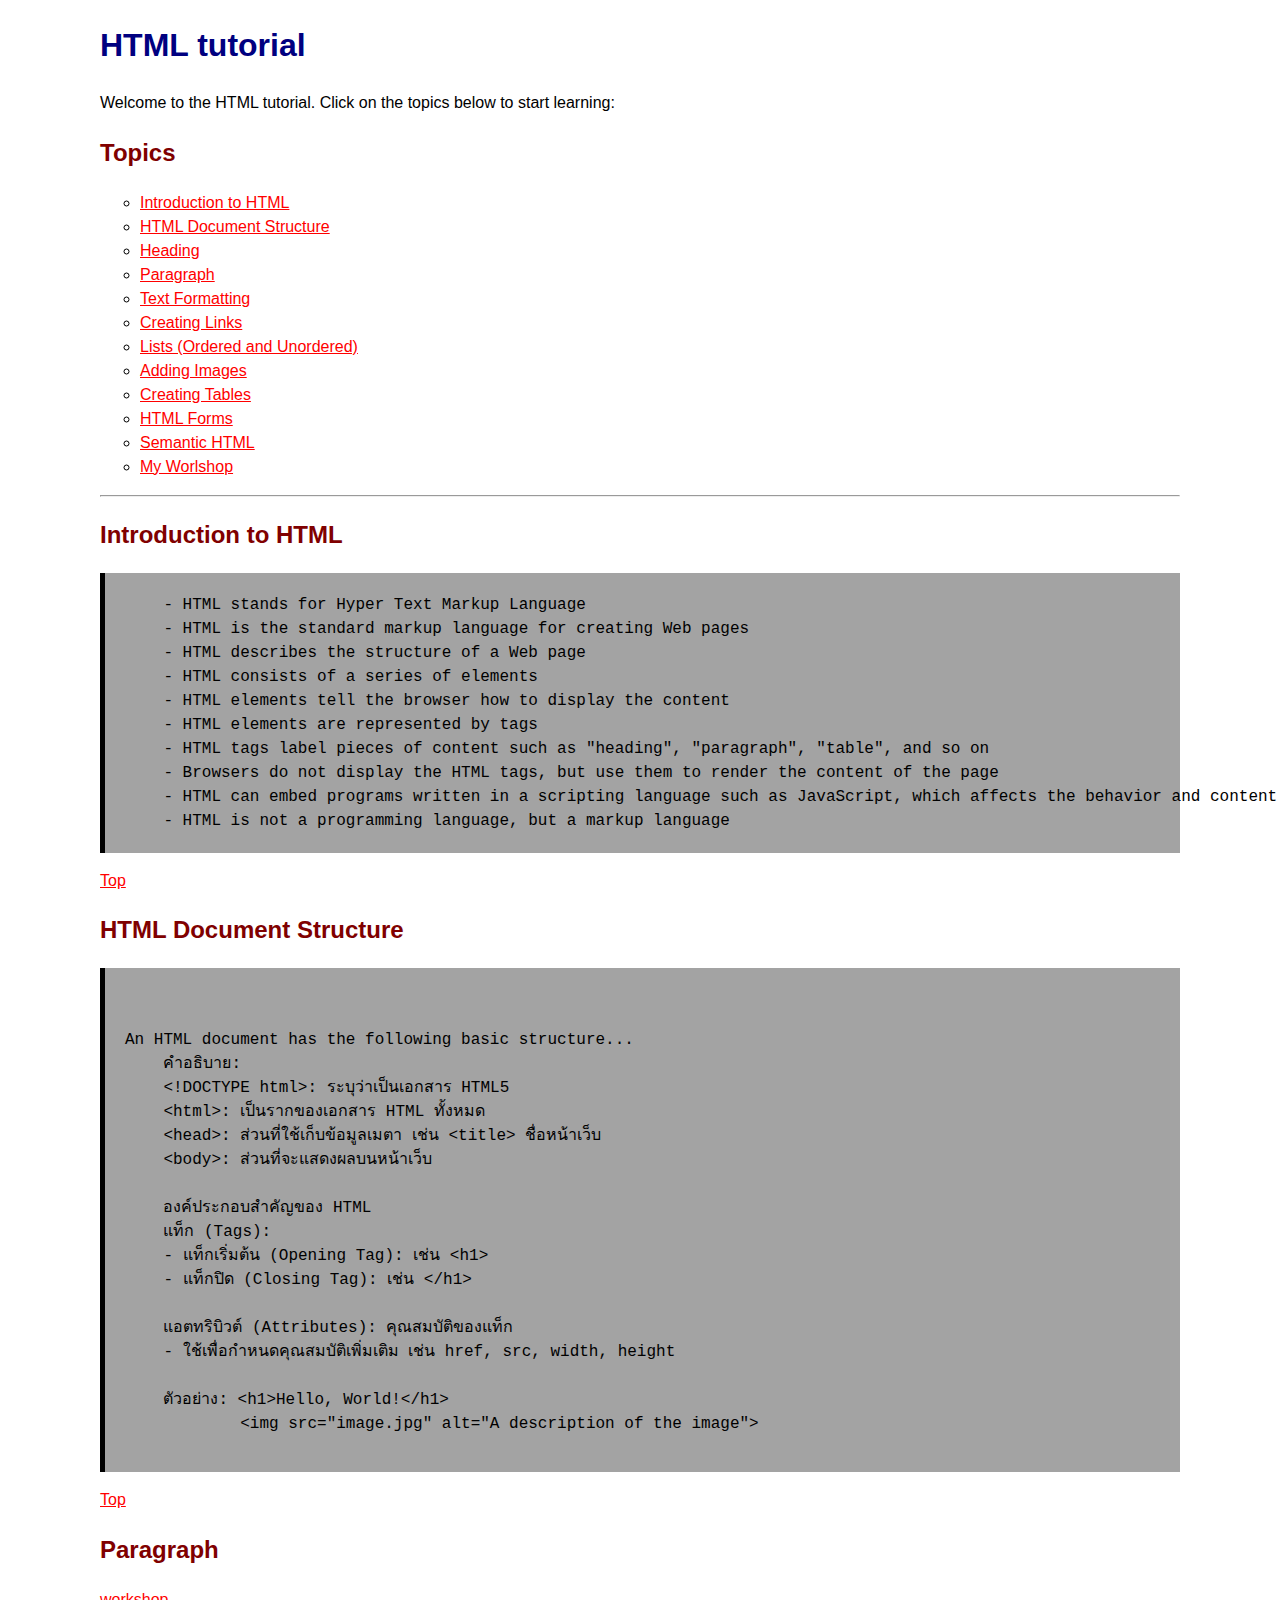
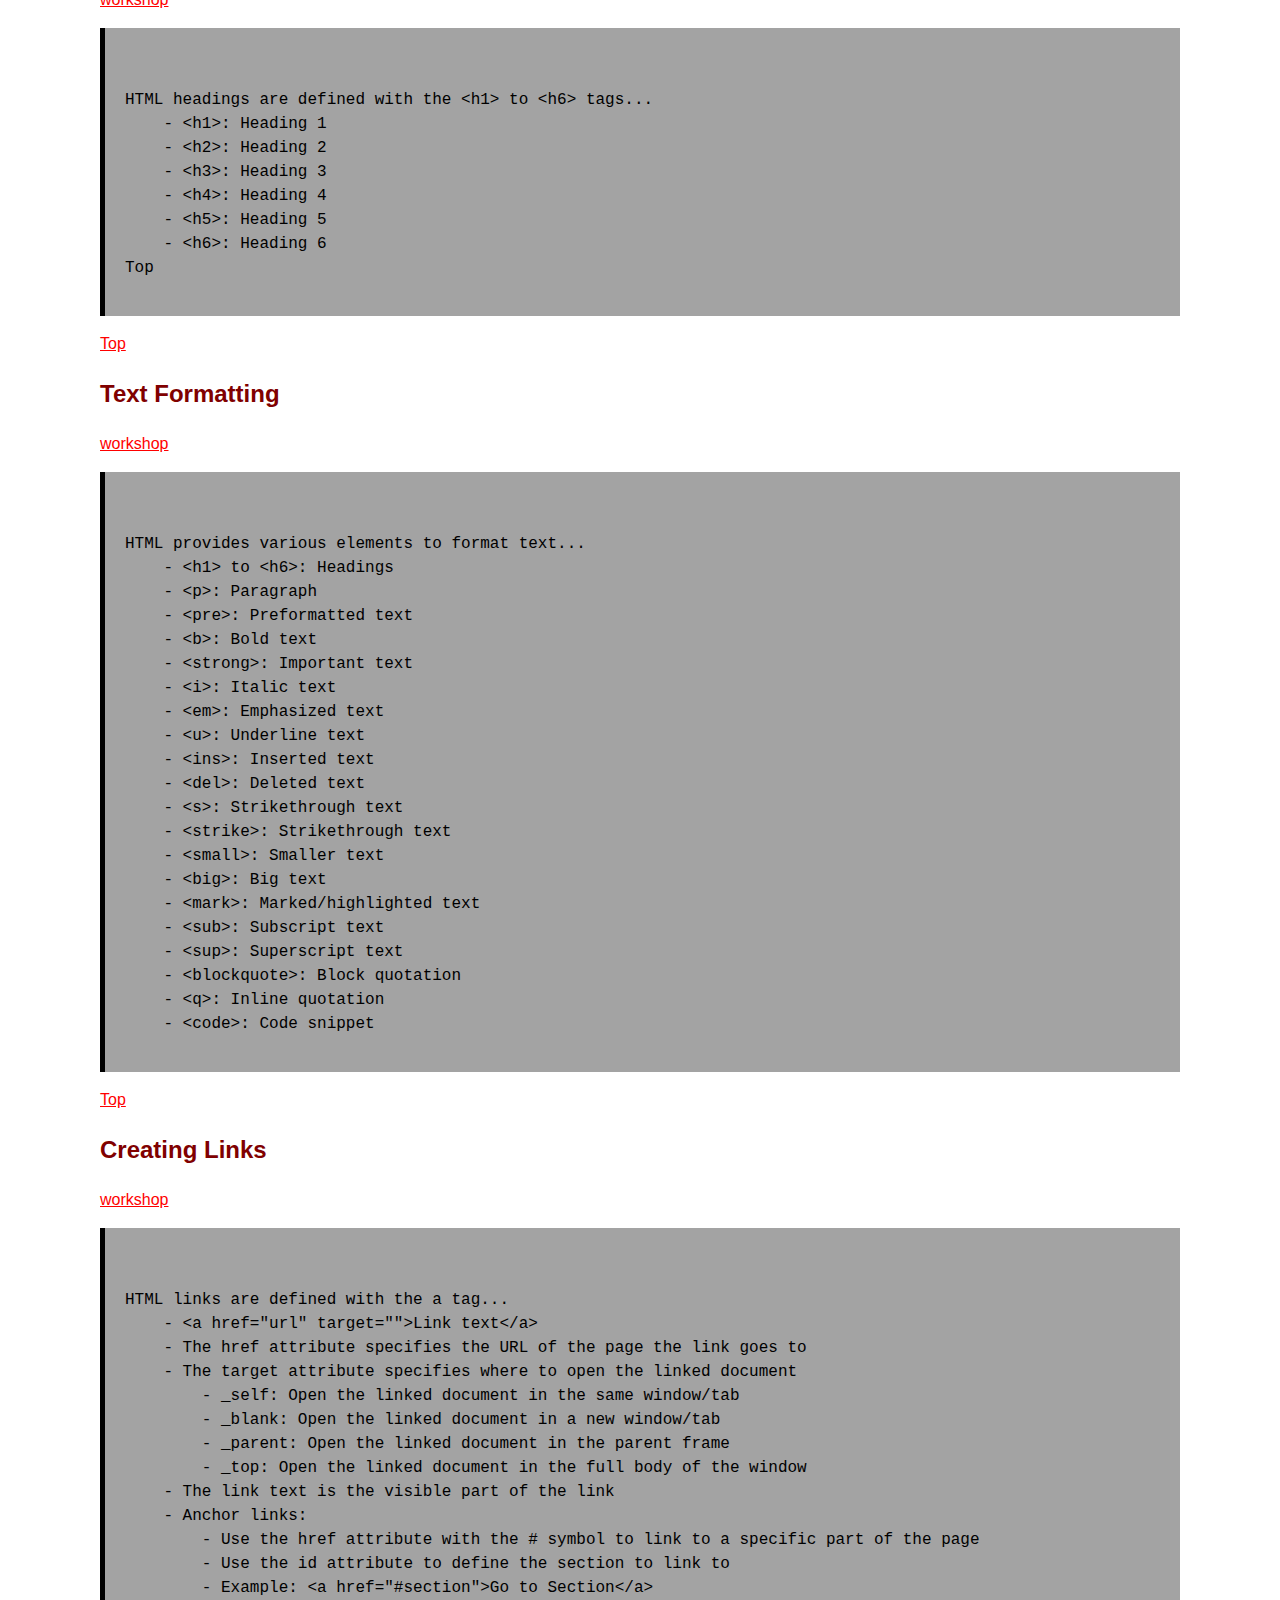
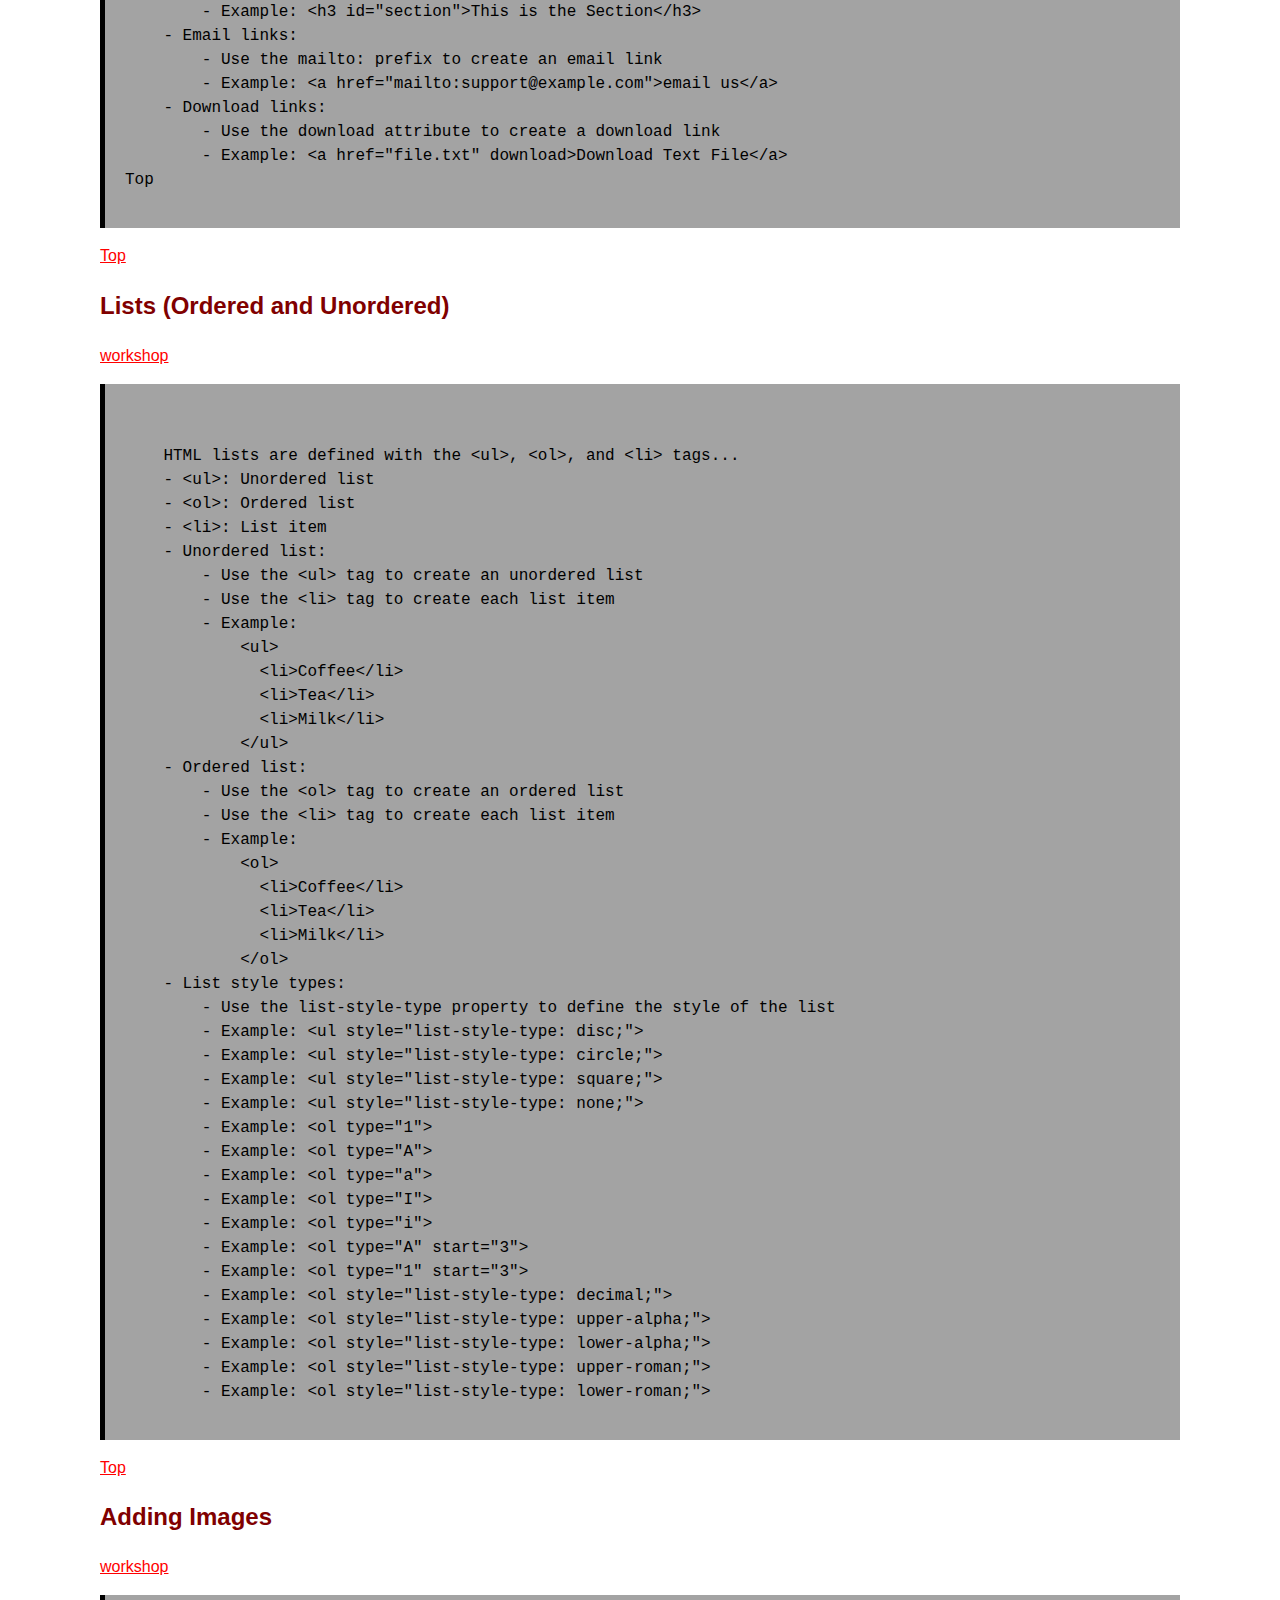
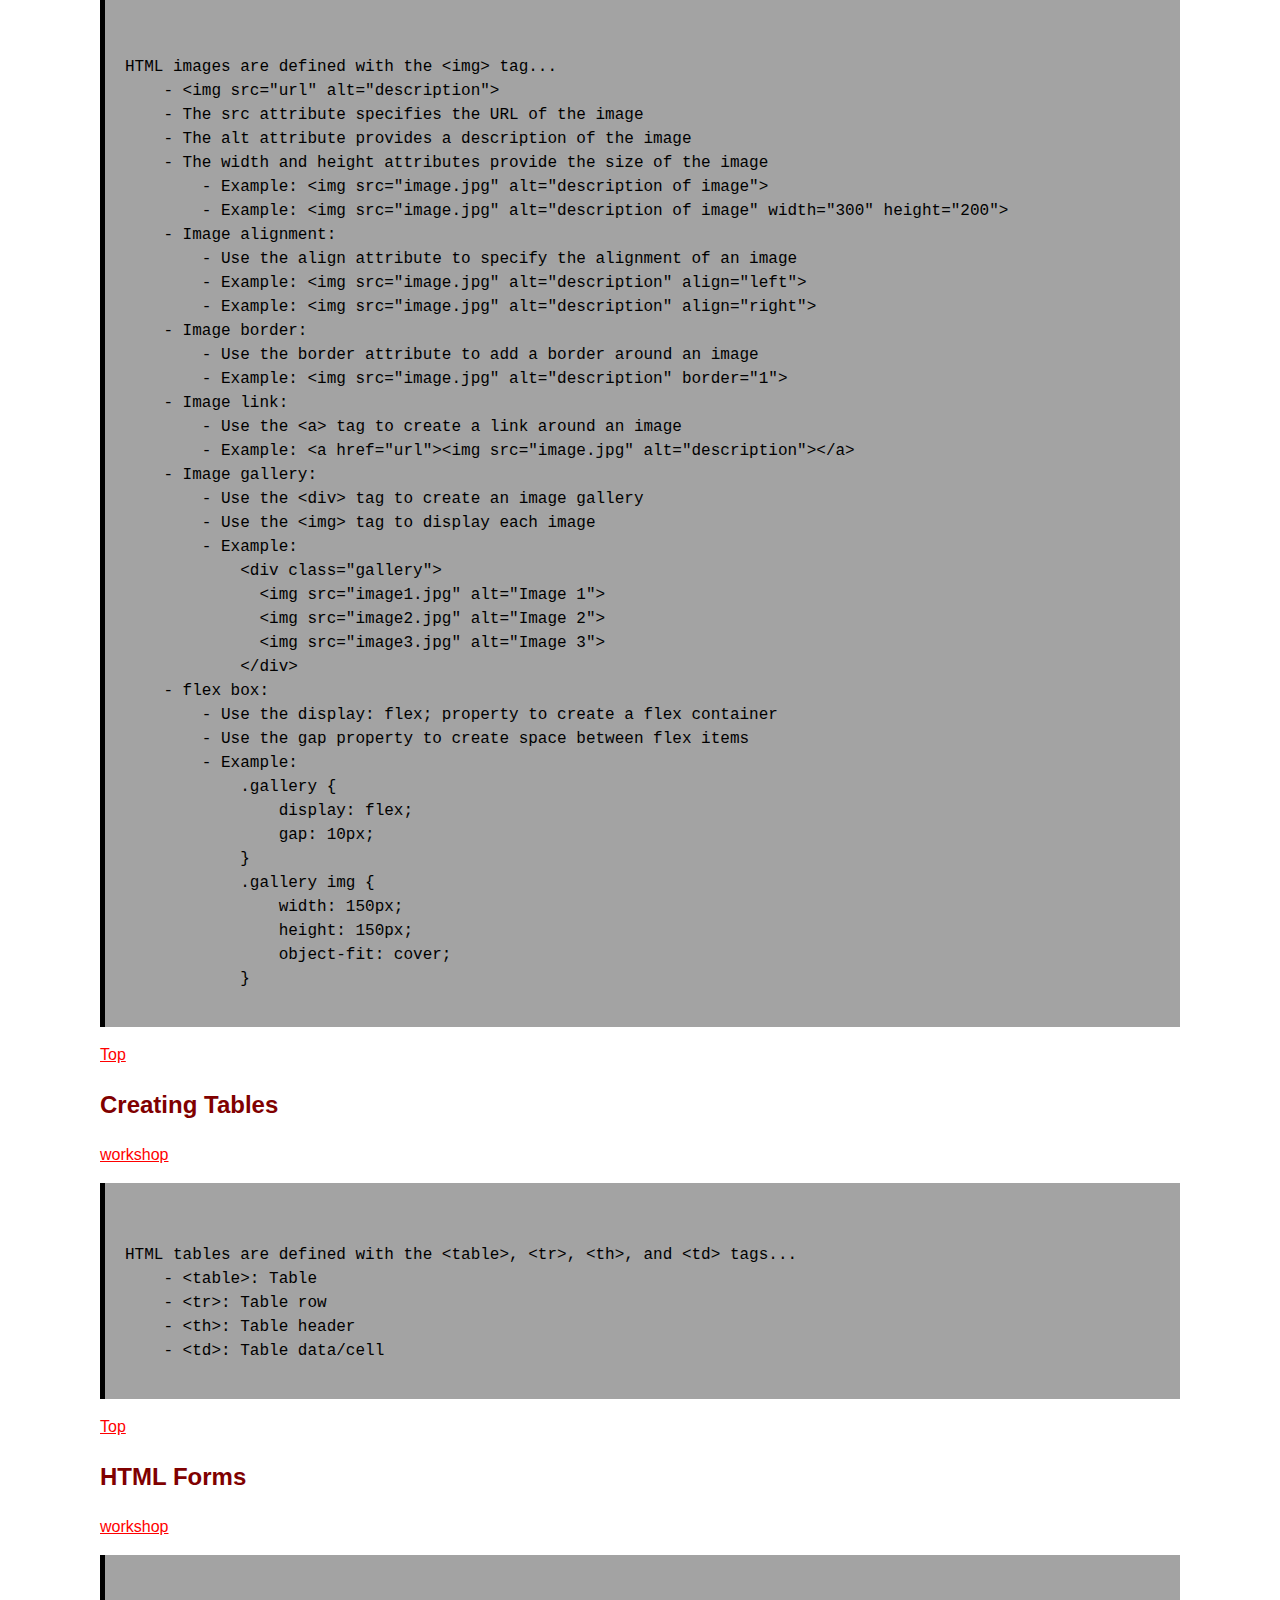
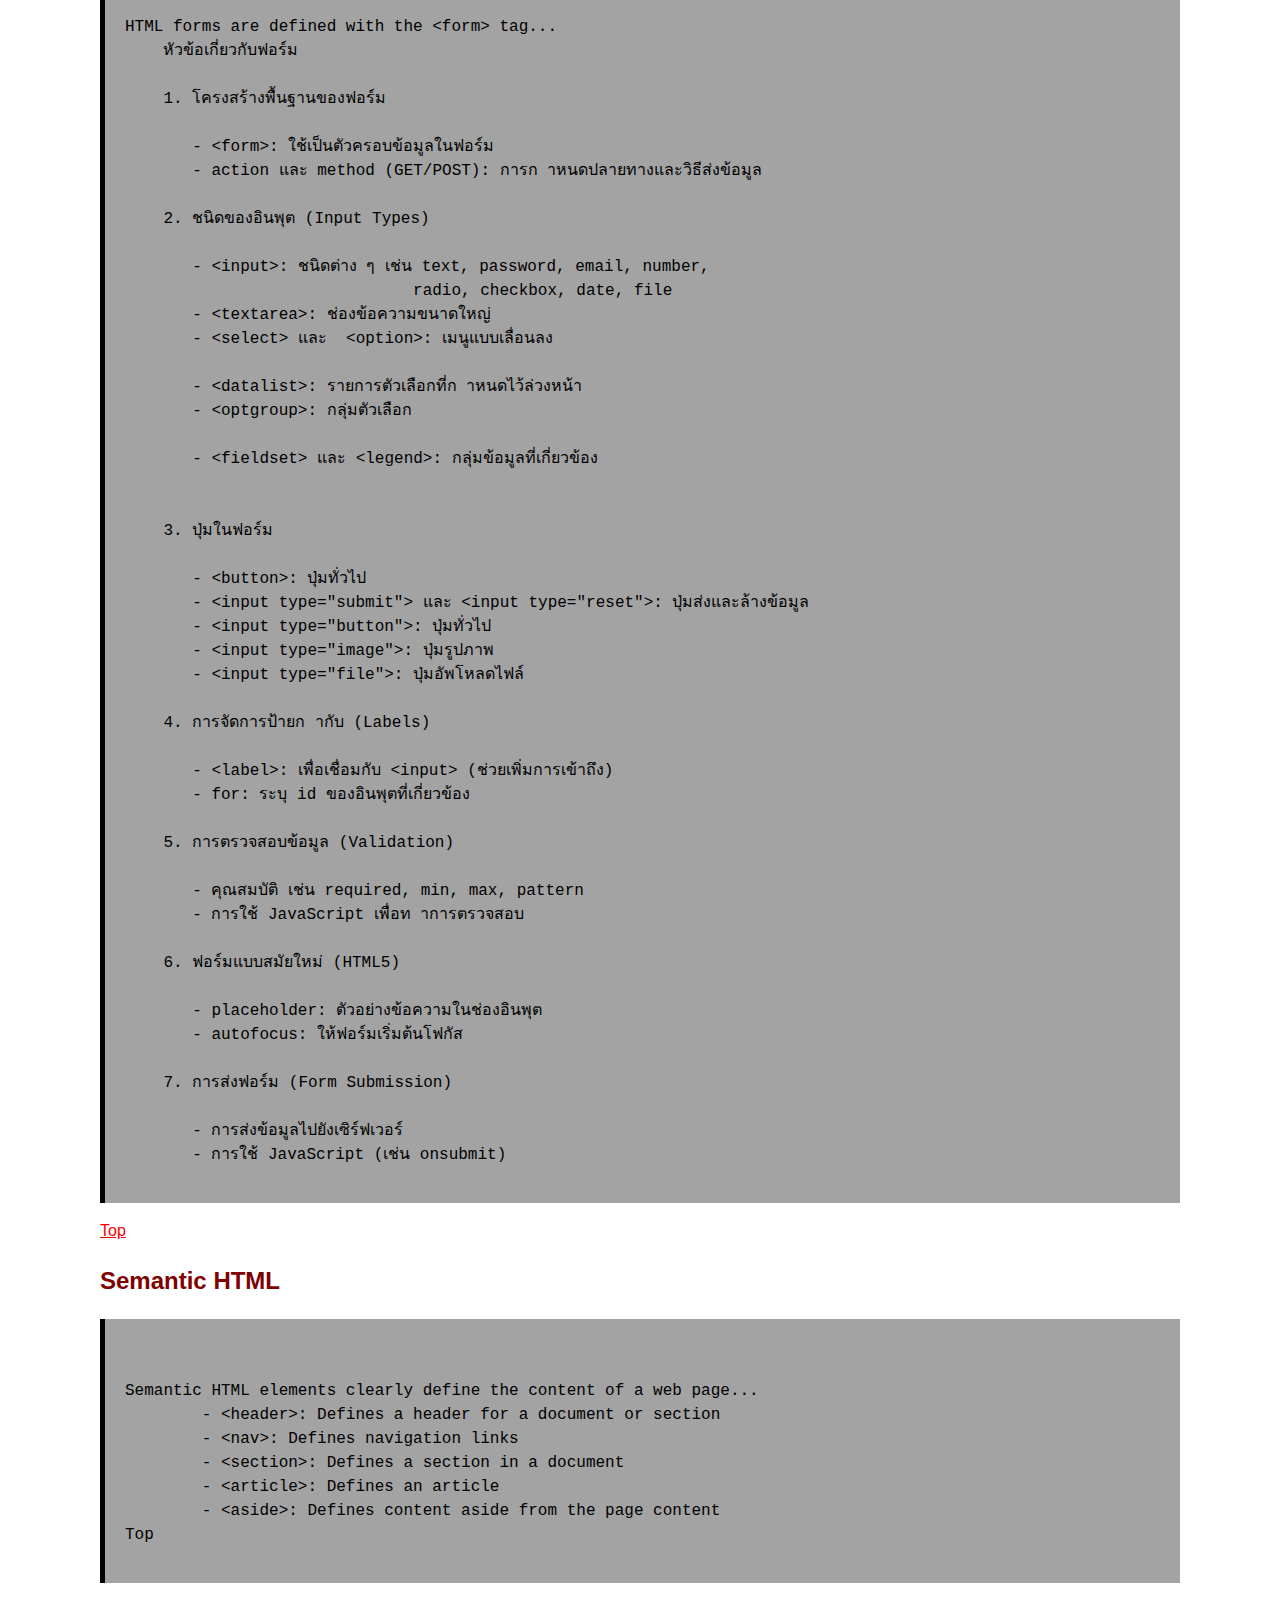
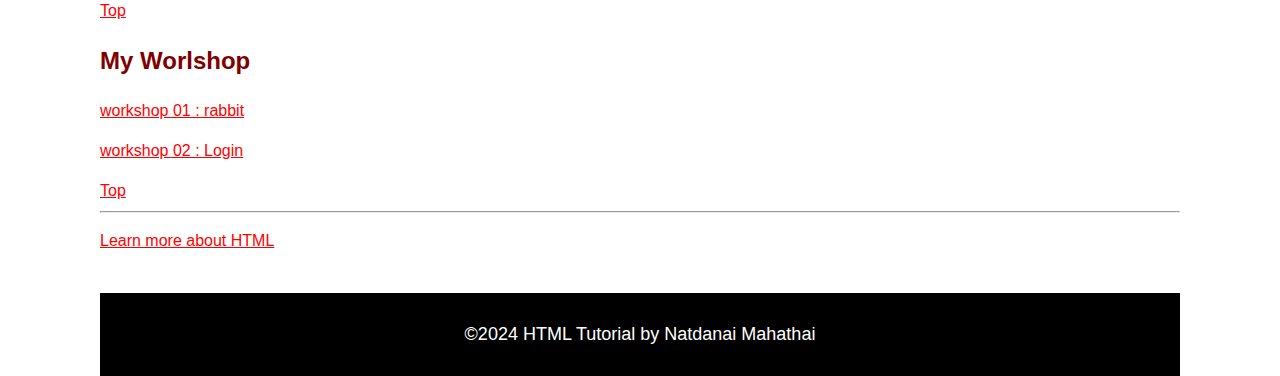
<file: index.html>
<!DOCTYPE html>
<html lang="en">
<head>
    <meta charset="UTF-8">
    <meta name="viewport" content="width=device-width, initial-scale=1.0">
    <title>HTML Tutorials</title>
    <style>
        body{
            font-family:'Segoe UI', Tahoma, Geneva, Verdana, sans-serif;
            margin: 20px 100px 0 100px; 
            line-height: 1.5;

        }
            h1 {
                color: rgb(0, 0, 128);
            }
            h2 {
                color: rgb(128, 0, 0);
            }
            ul {
                list-style-type: circle;
            }
            a {
                text-decoration: underline;
                color: #ff0000;
            }
            a:hover {
                text-decoration: underline;
                color: #000000;
            }
            pre {
                background-color: rgb(163, 163, 163);
                padding: 20px;
                border-left: rgb(0, 0, 0) 5px solid;
                font-size: 16px;
            }
            

            footer {background-color: #000000;
                color: #ffffff;
                text-align: center;
                padding: 10px;
                font-size: 18px;
                margin-top: 40px;

            }




    </style>
</head>
<body>
    <!-- main menu -->
 <h1 style="">HTML tutorial</h1>
 <p>Welcome to the HTML tutorial. Click on the topics below to start learning: </p>
<h2>Topics</h2>
<ul>
    <li><a href="#Intro">Introduction to HTML</a></li>
    <li><a href="#Structure">HTML Document Structure</a></li>
    <li><a href="#Heading">Heading</a> </li>
    <li><a href="#Paragraph">Paragraph</a> </li>
    <li><a href="#Formatting">Text Formatting</a> </li>
    <li><a href="#Creating">Creating Links</a> </li>
    <li><a href="#Lists">Lists (Ordered and Unordered)</a> </li>
    <li><a href="#Adding">Adding Images</a> </li>
    <li><a href="#Creating">Creating Tables</a> </li>
    <li><a href="#Forms">HTML Forms</a> </li>
    <li><a href="#Semantic">Semantic HTML</a></li>
    <li><a href="#MyWorlshop">My Worlshop</a></li>
    
</ul>
<hr>

<!-- Section 1 -->
<h2 id="Intro">Introduction to HTML </h2>

<pre>    - HTML stands for Hyper Text Markup Language 
    - HTML is the standard markup language for creating Web pages 
    - HTML describes the structure of a Web page 
    - HTML consists of a series of elements 
    - HTML elements tell the browser how to display the content 
    - HTML elements are represented by tags 
    - HTML tags label pieces of content such as "heading", "paragraph", "table", and so on 
    - Browsers do not display the HTML tags, but use them to render the content of the page 
    - HTML can embed programs written in a scripting language such as JavaScript, which affects the behavior and content of web pages 
    - HTML is not a programming language, but a markup language </pre>

<a href="#">Top</a>

<!-- Section 2 -->

<h2 id="Structure">HTML Document Structure  </h2>

<pre><xmp>
An HTML document has the following basic structure... 
    คำอธิบาย: 
    <!DOCTYPE html>: ระบุว่าเป็นเอกสาร HTML5 
    <html>: เป็นรากของเอกสาร HTML ทั้งหมด 
    <head>: ส่วนที่ใช้เก็บข้อมูลเมตา เช่น <title> ชื่อหน้าเว็บ 
    <body>: ส่วนที่จะแสดงผลบนหน้าเว็บ 
        
    องค์ประกอบสำคัญของ HTML 
    แท็ก (Tags): 
    - แท็กเริ่มต้น (Opening Tag): เช่น <h1> 
    - แท็กปิด (Closing Tag): เช่น </h1> 
        
    แอตทริบิวต์ (Attributes): คุณสมบัติของแท็ก 
    - ใช้เพื่อกำหนดคุณสมบัติเพิ่มเติม เช่น href, src, width, height 
    
    ตัวอย่าง: <h1>Hello, World!</h1> 
            <img src="image.jpg" alt="A description of the image">  </xmp></pre>

<a href="#">Top</a>

<!-- Section 3 -->

<h2 id="Heading">Paragraph  </h2>
<p><a href="W03_01_heading.html">workshop</a></p>

<pre><xmp>
HTML headings are defined with the <h1> to <h6> tags... 
    - <h1>: Heading 1 
    - <h2>: Heading 2 
    - <h3>: Heading 3 
    - <h4>: Heading 4 
    - <h5>: Heading 5 
    - <h6>: Heading 6   
Top </xmp></pre>

<a href="#">Top</a>


 

 

<!-- Section 4 -->

<h2 id="Formatting">Text Formatting </h2>
<a href="W04_01_formatting.html">workshop</a>

<pre><xmp>
HTML provides various elements to format text...    
    - <h1> to <h6>: Headings 
    - <p>: Paragraph 
    - <pre>: Preformatted text 
    - <b>: Bold text 
    - <strong>: Important text 
    - <i>: Italic text 
    - <em>: Emphasized text 
    - <u>: Underline text 
    - <ins>: Inserted text  
    - <del>: Deleted text 
    - <s>: Strikethrough text 
    - <strike>: Strikethrough text 
    - <small>: Smaller text 
    - <big>: Big text 
    - <mark>: Marked/highlighted text 
    - <sub>: Subscript text 
    - <sup>: Superscript text 
    - <blockquote>: Block quotation 
    - <q>: Inline quotation 
    - <code>: Code snippet</xmp></pre>

<a href="#">Top</a>


<!-- Section 5 -->

<h2 id="Creating">Creating Links </h2>
<a href="">workshop</a>

<pre><xmp>
HTML links are defined with the a tag... 
    - <a href="url" target="">Link text</a> 
    - The href attribute specifies the URL of the page the link goes to 
    - The target attribute specifies where to open the linked document 
        - _self: Open the linked document in the same window/tab 
        - _blank: Open the linked document in a new window/tab 
        - _parent: Open the linked document in the parent frame 
        - _top: Open the linked document in the full body of the window 
    - The link text is the visible part of the link 
    - Anchor links:  
        - Use the href attribute with the # symbol to link to a specific part of the page 
        - Use the id attribute to define the section to link to 
        - Example: <a href="#section">Go to Section</a> 
        - Example: <h3 id="section">This is the Section</h3> 
    - Email links: 
        - Use the mailto: prefix to create an email link 
        - Example: <a href="mailto:support@example.com">email us</a> 
    - Download links: 
        - Use the download attribute to create a download link 
        - Example: <a href="file.txt" download>Download Text File</a> 
Top</xmp></pre>

<a href="#">Top</a>



<!-- Section 6 -->


<h2 id="Lists">Lists (Ordered and Unordered)</h2>
<a href="">workshop</a>

<pre><xmp>
    HTML lists are defined with the <ul>, <ol>, and <li> tags... 
    - <ul>: Unordered list 
    - <ol>: Ordered list 
    - <li>: List item 
    - Unordered list: 
        - Use the <ul> tag to create an unordered list 
        - Use the <li> tag to create each list item 
        - Example:  
            <ul> 
              <li>Coffee</li> 
              <li>Tea</li> 
              <li>Milk</li> 
            </ul> 
    - Ordered list: 
        - Use the <ol> tag to create an ordered list 
        - Use the <li> tag to create each list item 
        - Example:  
            <ol> 
              <li>Coffee</li> 
              <li>Tea</li> 
              <li>Milk</li> 
            </ol> 
    - List style types: 
        - Use the list-style-type property to define the style of the list 
        - Example: <ul style="list-style-type: disc;"> 
        - Example: <ul style="list-style-type: circle;"> 
        - Example: <ul style="list-style-type: square;"> 
        - Example: <ul style="list-style-type: none;"> 
        - Example: <ol type="1"> 
        - Example: <ol type="A"> 
        - Example: <ol type="a"> 
        - Example: <ol type="I"> 
        - Example: <ol type="i"> 
        - Example: <ol type="A" start="3"> 
        - Example: <ol type="1" start="3"> 
        - Example: <ol style="list-style-type: decimal;"> 
        - Example: <ol style="list-style-type: upper-alpha;"> 
        - Example: <ol style="list-style-type: lower-alpha;"> 
        - Example: <ol style="list-style-type: upper-roman;"> 
        - Example: <ol style="list-style-type: lower-roman;"> 
</xmp></pre>

<a href="#">Top</a>


<!-- Section 7 -->

<h2 id="Adding">Adding Images </h2>
<a href="">workshop</a>

<pre><xmp>
HTML images are defined with the <img> tag... 
    - <img src="url" alt="description"> 
    - The src attribute specifies the URL of the image 
    - The alt attribute provides a description of the image 
    - The width and height attributes provide the size of the image 
        - Example: <img src="image.jpg" alt="description of image"> 
        - Example: <img src="image.jpg" alt="description of image" width="300" height="200"> 
    - Image alignment: 
        - Use the align attribute to specify the alignment of an image 
        - Example: <img src="image.jpg" alt="description" align="left"> 
        - Example: <img src="image.jpg" alt="description" align="right"> 
    - Image border: 
        - Use the border attribute to add a border around an image 
        - Example: <img src="image.jpg" alt="description" border="1"> 
    - Image link: 
        - Use the <a> tag to create a link around an image 
        - Example: <a href="url"><img src="image.jpg" alt="description"></a> 
    - Image gallery: 
        - Use the <div> tag to create an image gallery 
        - Use the <img> tag to display each image 
        - Example:  
            <div class="gallery"> 
              <img src="image1.jpg" alt="Image 1"> 
              <img src="image2.jpg" alt="Image 2"> 
              <img src="image3.jpg" alt="Image 3"> 
            </div> 
    - flex box: 
        - Use the display: flex; property to create a flex container 
        - Use the gap property to create space between flex items 
        - Example:  
            .gallery { 
                display: flex; 
                gap: 10px; 
            } 
            .gallery img { 
                width: 150px; 
                height: 150px; 
                object-fit: cover; 
            }
</xmp></pre>

<a href="#">Top</a>

<!-- Section 8 -->

<h2 id="Creating">Creating Tables  </h2>
<a href="">workshop</a>

<pre><xmp>
HTML tables are defined with the <table>, <tr>, <th>, and <td> tags... 
    - <table>: Table 
    - <tr>: Table row 
    - <th>: Table header 
    - <td>: Table data/cell 
</xmp></pre>

<a href="#">Top</a>






<!-- Section 9 -->
<h2 id="Forms">HTML Forms  </h2>
<a href="">workshop</a>

<pre><xmp>
HTML forms are defined with the <form> tag... 
    หัวข้อเกี่ยวกับฟอร์ม 
 
    1. โครงสร้างพื้นฐานของฟอร์ม 
 
       - <form>: ใช้เป็นตัวครอบข้อมูลในฟอร์ม 
       - action และ method (GET/POST): การก าหนดปลายทางและวิธีส่งข้อมูล 
 
    2. ชนิดของอินพุต (Input Types) 
 
       - <input>: ชนิดต่าง ๆ เช่น text, password, email, number,  
                              radio, checkbox, date, file 
       - <textarea>: ช่องข้อความขนาดใหญ่ 
       - <select> และ  <option>: เมนูแบบเลื่อนลง   
 
       - <datalist>: รายการตัวเลือกที่ก าหนดไว้ล่วงหน้า 
       - <optgroup>: กลุ่มตัวเลือก 
 
       - <fieldset> และ <legend>: กลุ่มข้อมูลที่เกี่ยวข้อง 
 
 
    3. ปุ่มในฟอร์ม 
 
       - <button>: ปุ่มทั่วไป 
       - <input type="submit"> และ <input type="reset">: ปุ่มส่งและล้างข้อมูล 
       - <input type="button">: ปุ่มทั่วไป 
       - <input type="image">: ปุ่มรูปภาพ 
       - <input type="file">: ปุ่มอัพโหลดไฟล์ 
 
    4. การจัดการป้ายก ากับ (Labels) 
 
       - <label>: เพื่อเชื่อมกับ <input> (ช่วยเพิ่มการเข้าถึง) 
       - for: ระบุ id ของอินพุตที่เกี่ยวข้อง 
 
    5. การตรวจสอบข้อมูล (Validation) 
 
       - คุณสมบัติ เช่น required, min, max, pattern 
       - การใช้ JavaScript เพื่อท าการตรวจสอบ 
 
    6. ฟอร์มแบบสมัยใหม่ (HTML5) 
 
       - placeholder: ตัวอย่างข้อความในช่องอินพุต 
       - autofocus: ให้ฟอร์มเริ่มต้นโฟกัส 
 
    7. การส่งฟอร์ม (Form Submission) 
 
       - การส่งข้อมูลไปยังเซิร์ฟเวอร์ 
       - การใช้ JavaScript (เช่น onsubmit)
</xmp></pre>

<a href="#">Top</a>


 

<!-- Section 10 -->
<h2 id="Semantic">Semantic HTML </h2>


<pre><xmp>
Semantic HTML elements clearly define the content of a web page... 
        - <header>: Defines a header for a document or section 
        - <nav>: Defines navigation links 
        - <section>: Defines a section in a document 
        - <article>: Defines an article 
        - <aside>: Defines content aside from the page content
Top</xmp></pre>

<a href="#">Top</a>



<h2 id="MyWorlshop">My Worlshop </h2>

<p><a href="">workshop 01 : rabbit</a></p>
<p><a href="">workshop 02 : Login</a></p>
<a href="">Top</a>
<hr>

<p><a href="https://www.w3schools.com/">Learn more about HTML</a></p>

<footer>
    <p>&copy;2024 HTML Tutorial by Natdanai Mahathai</p>
</footer>











</body>
</html>
</file>
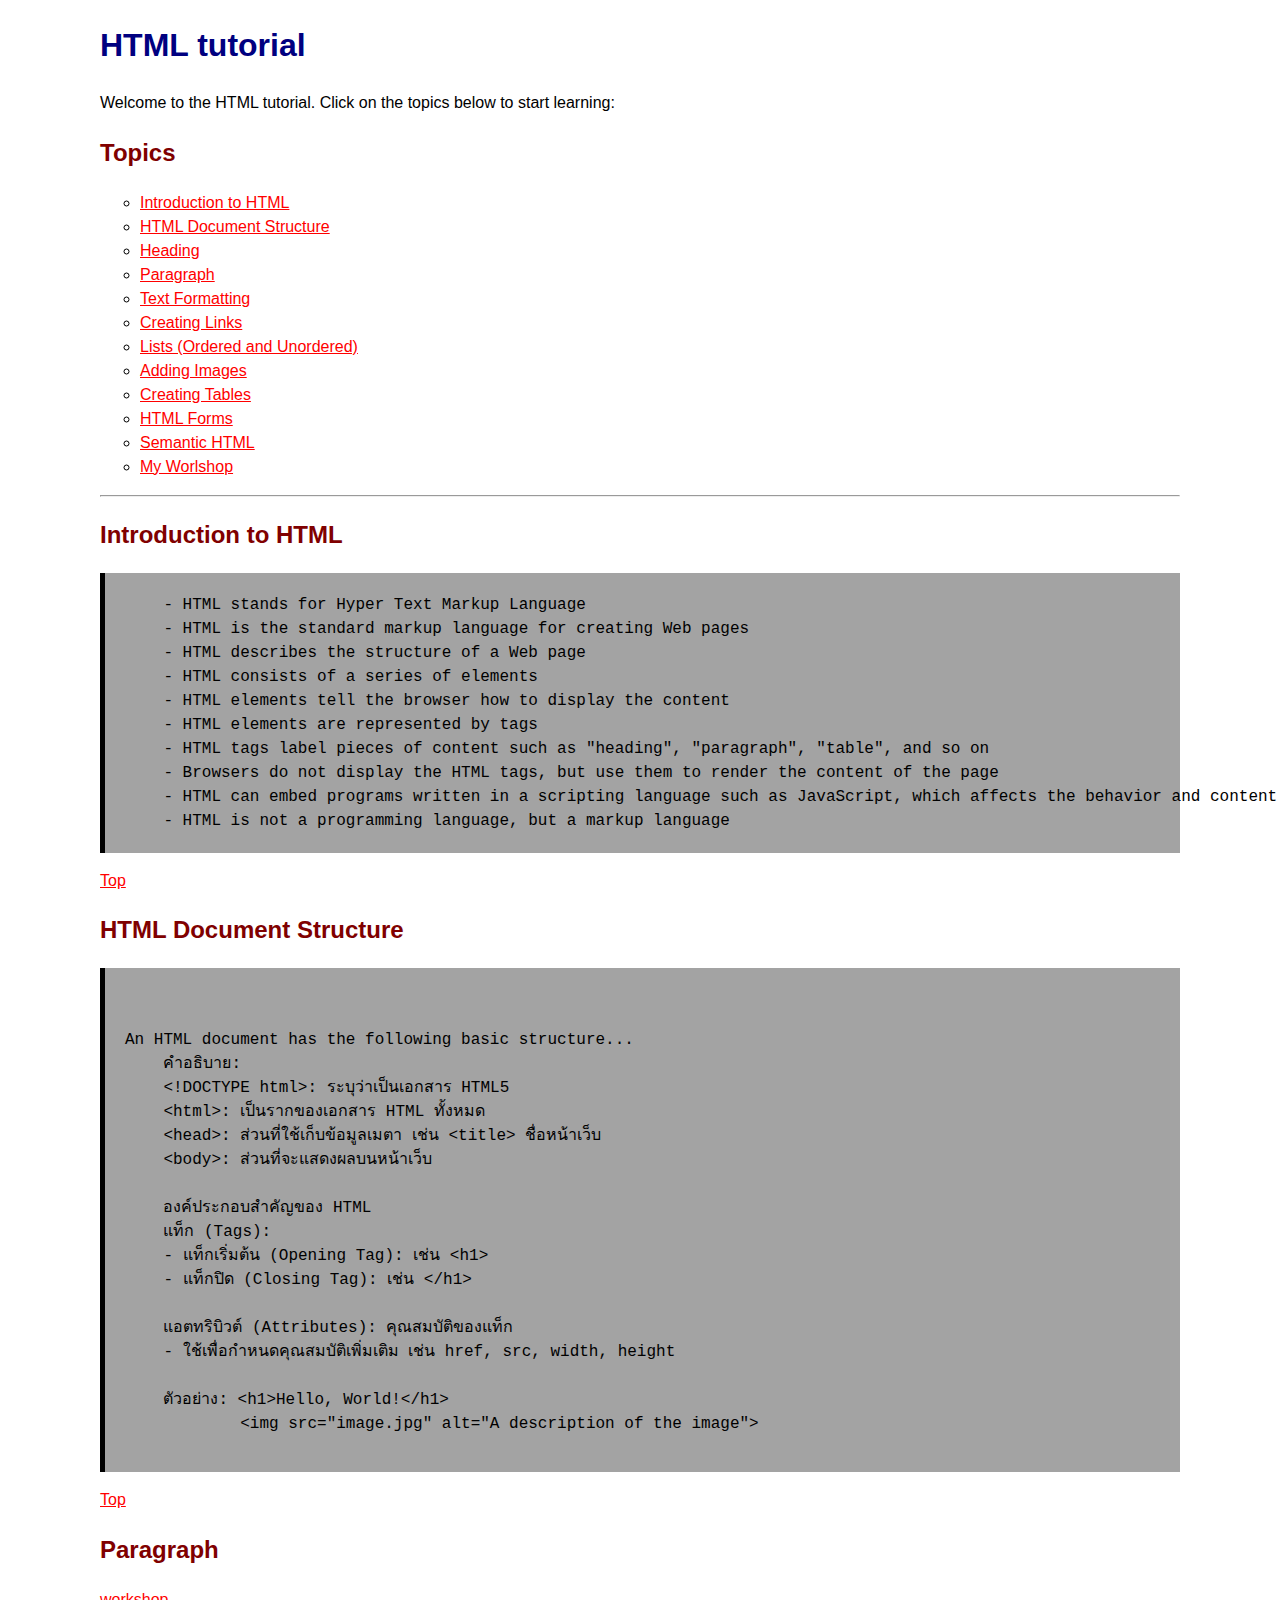
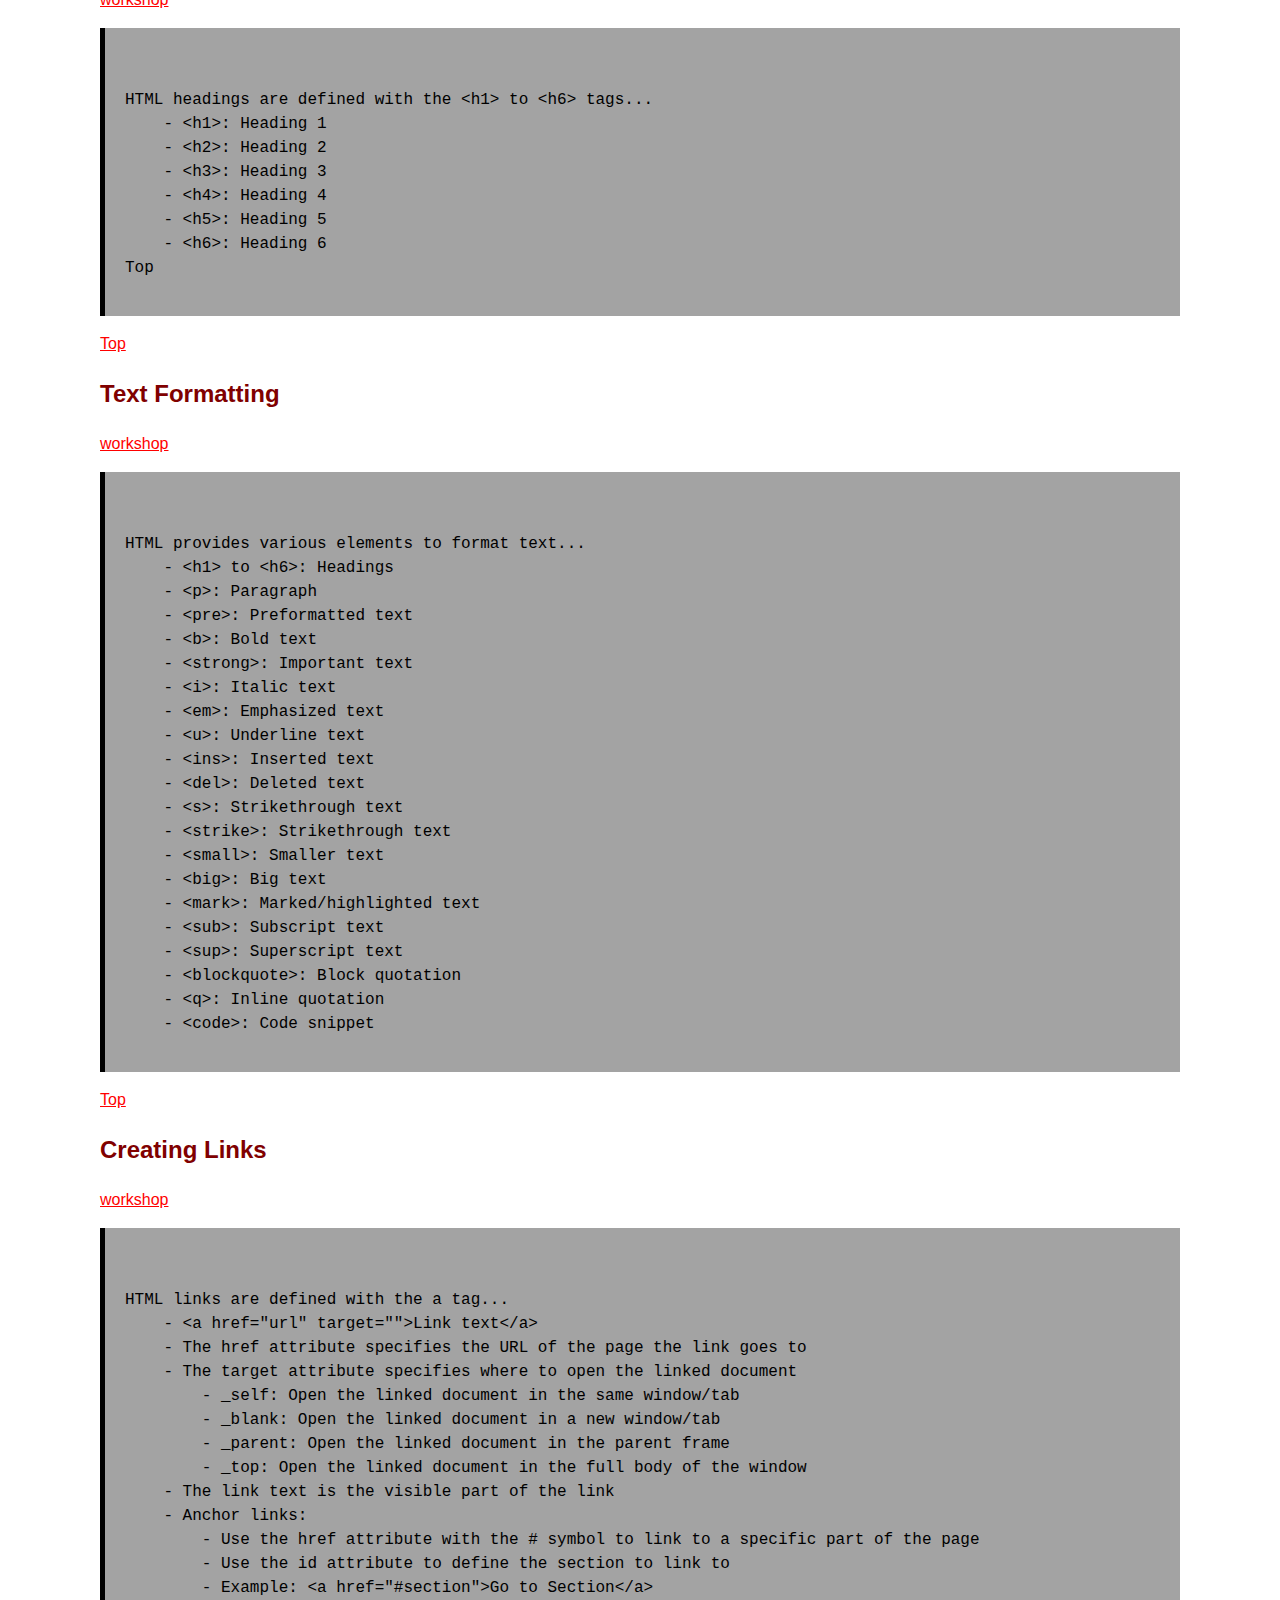
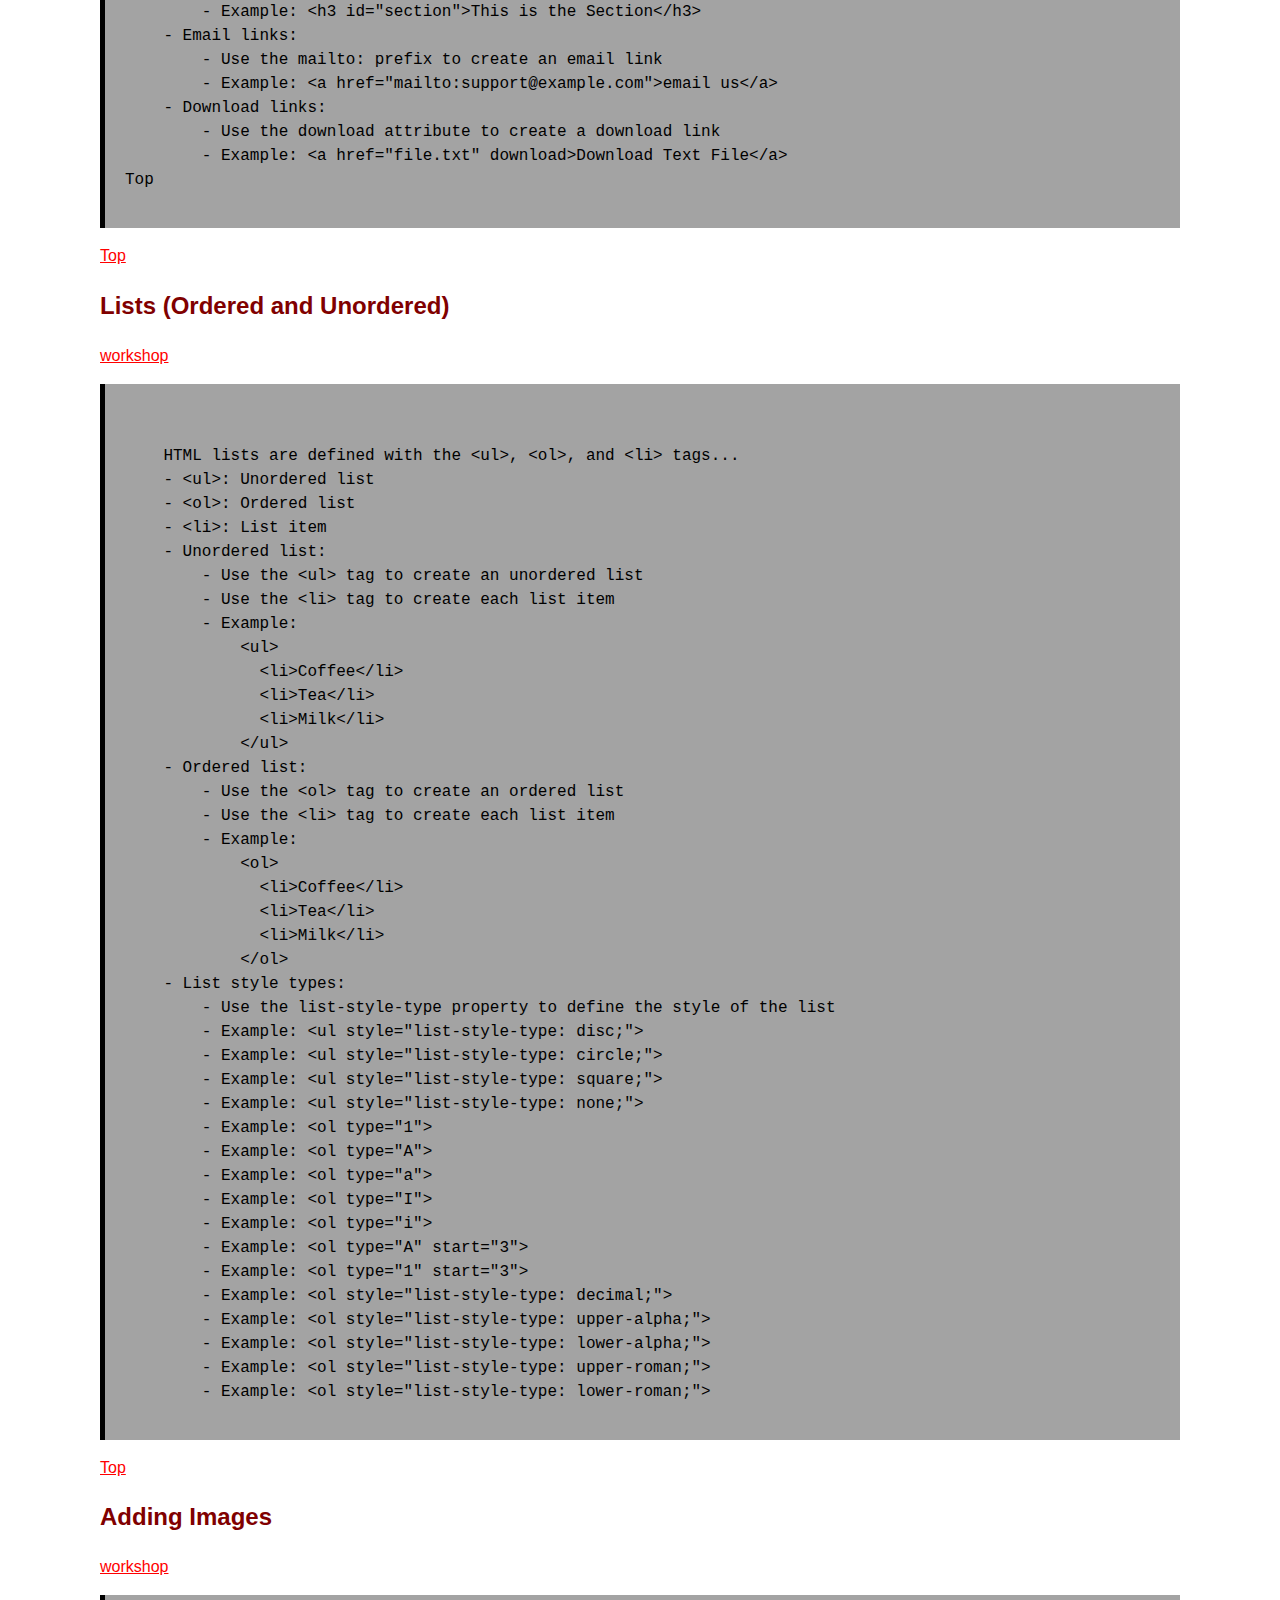
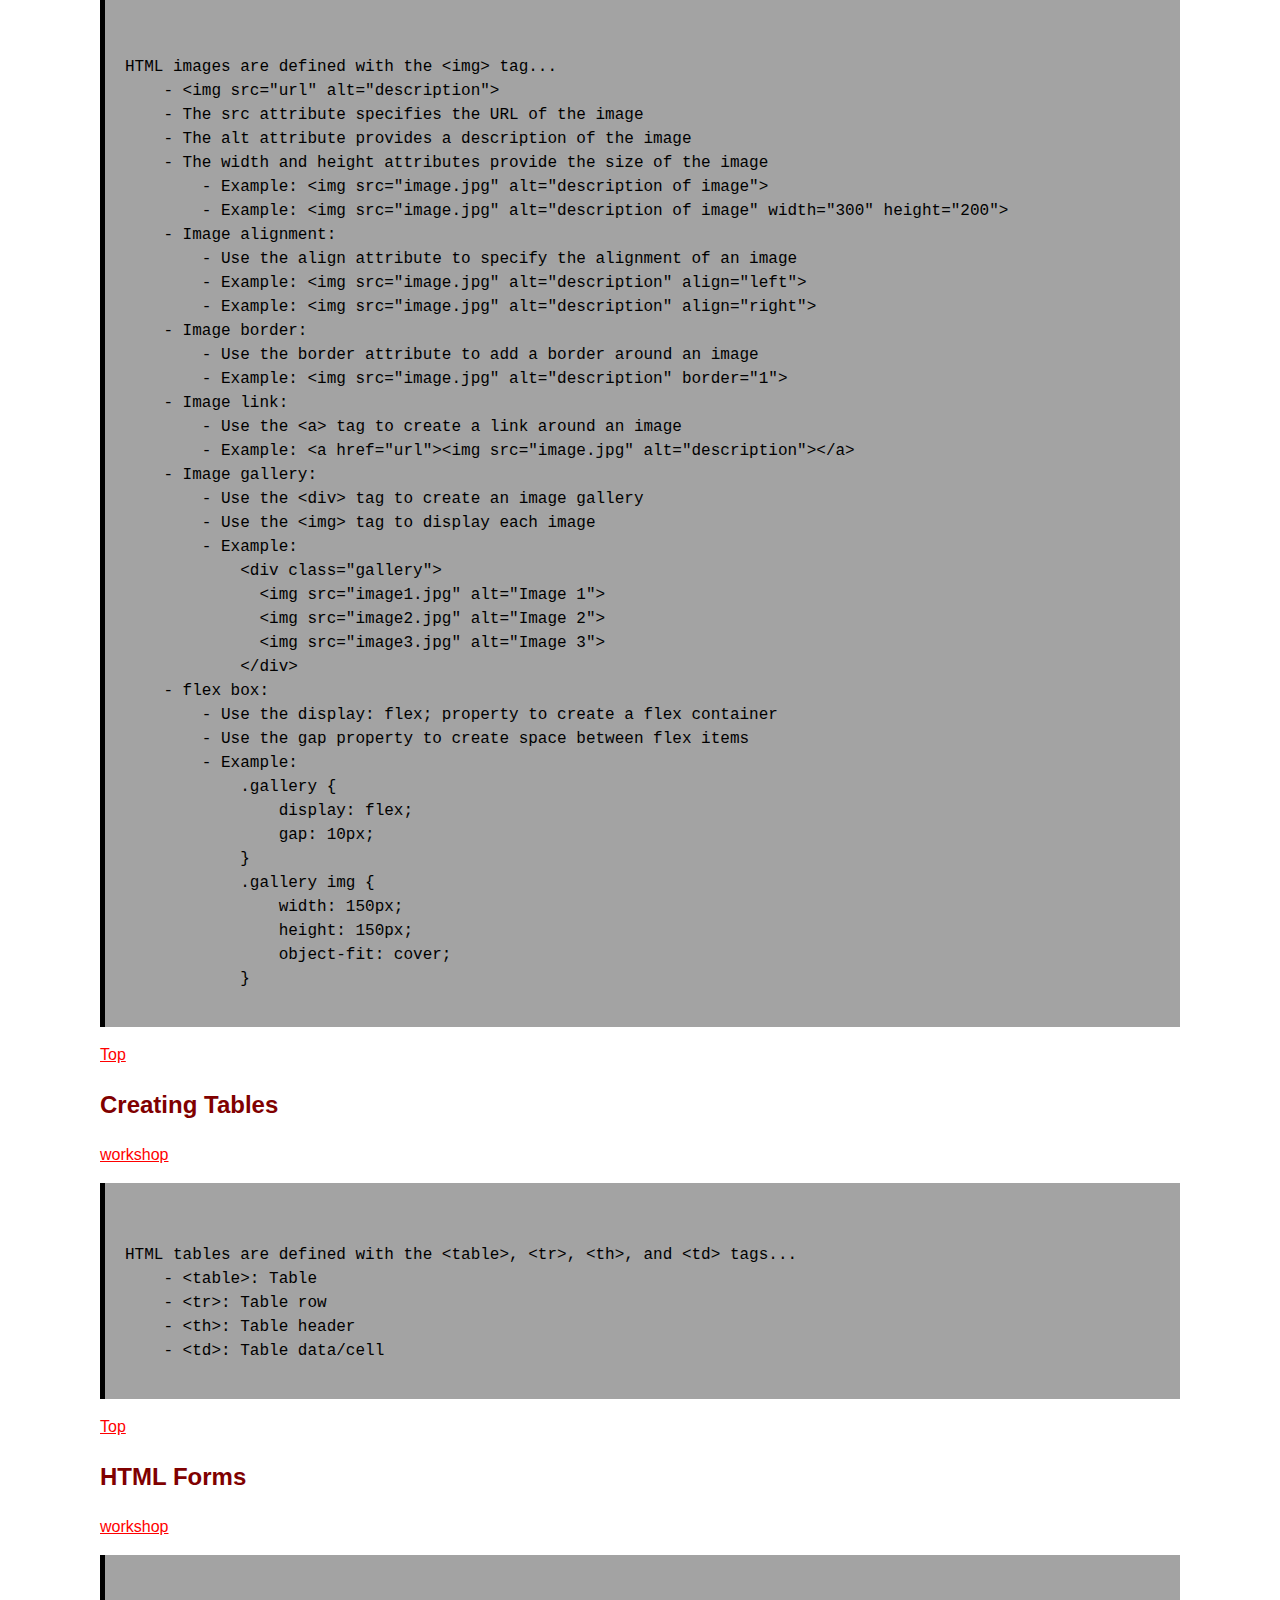
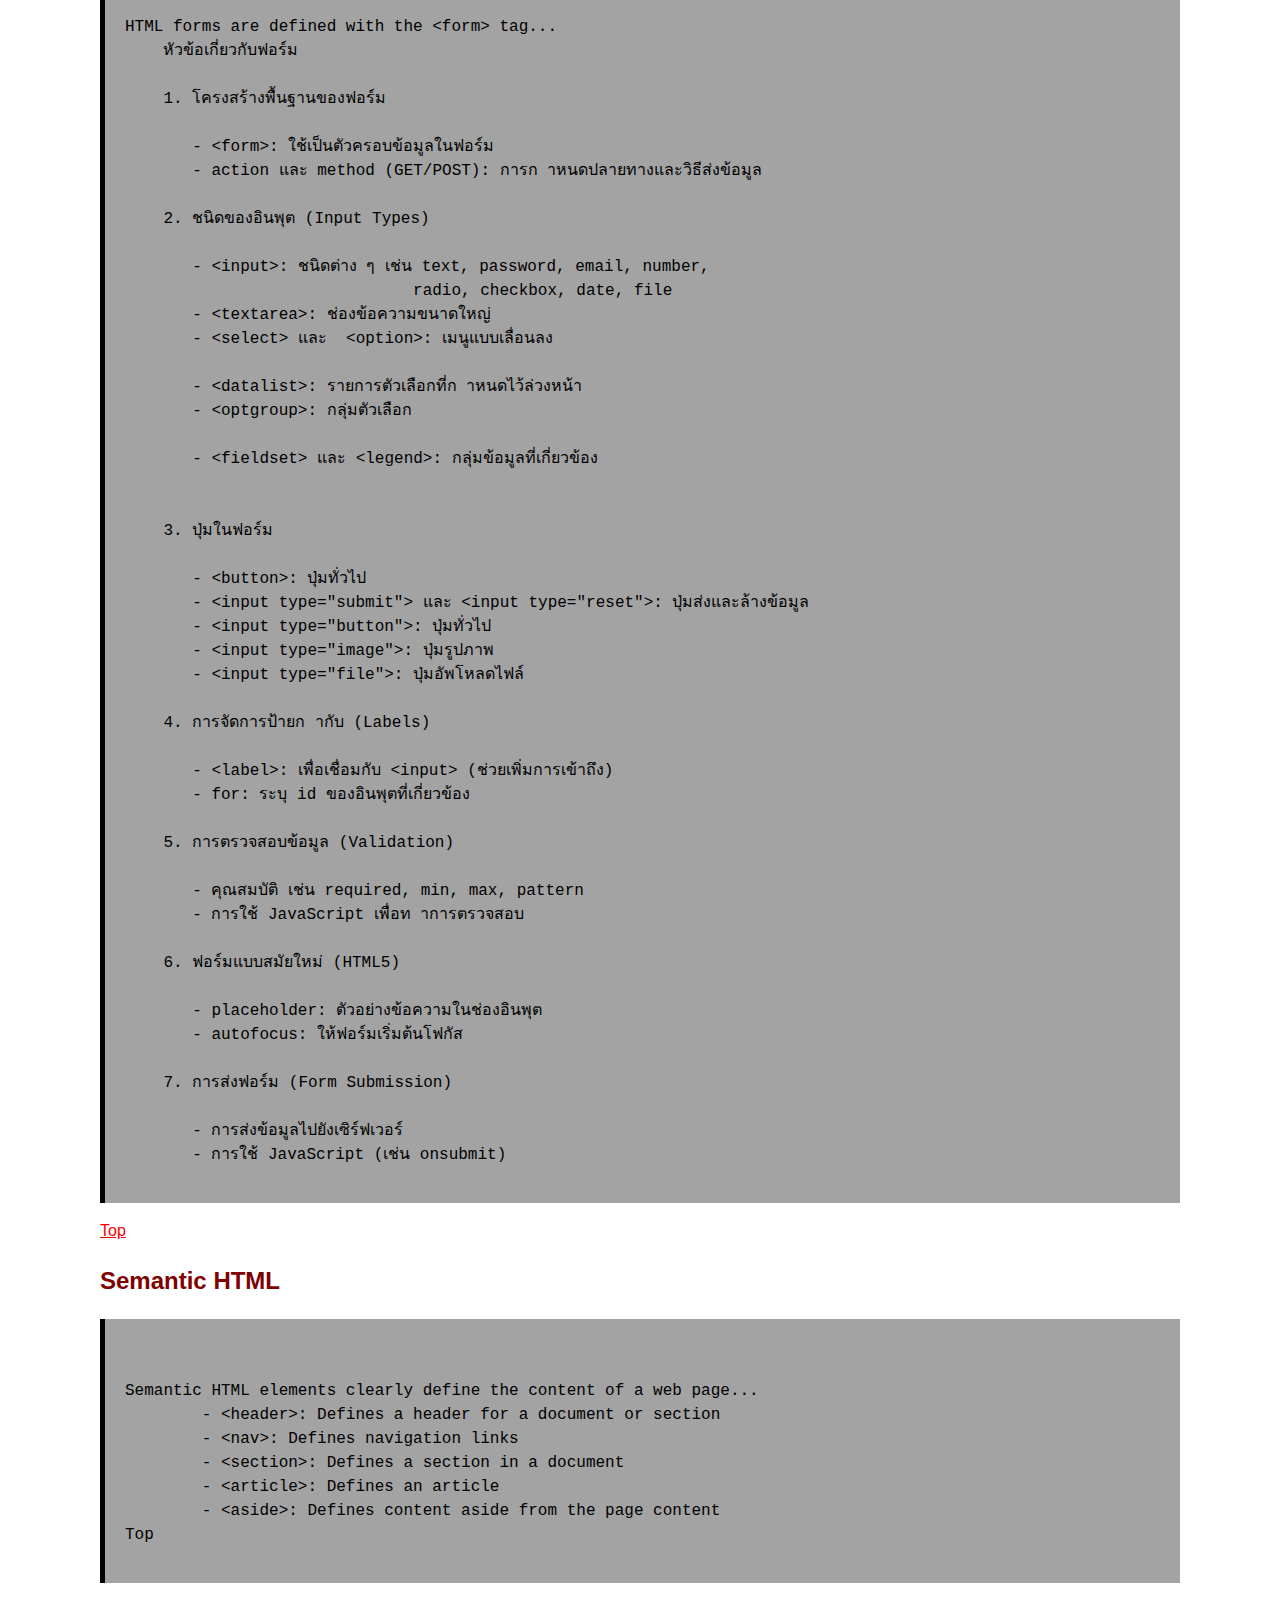
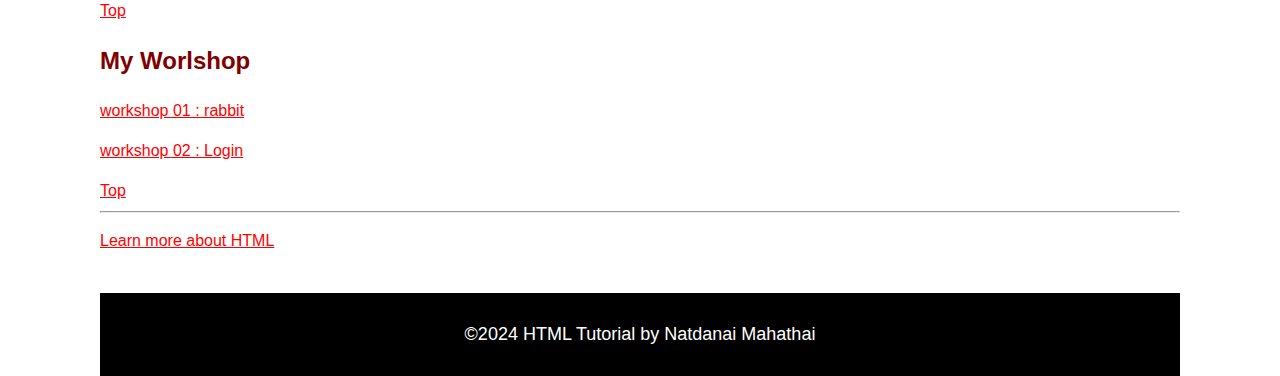
<file: 674230019/index.html>
<!DOCTYPE html>
<html lang="en">
<head>
    <meta charset="UTF-8">
    <meta name="viewport" content="width=device-width, initial-scale=1.0">
    <title>HTML Tutorials</title>
    <style>

        html {
            scroll-behavior: smooth;
        }

        body{
            font-family:'Segoe UI', Tahoma, Geneva, Verdana, sans-serif;
            margin: 20px 100px 0 100px; 
            line-height: 1.5;

        }
            h1 {
                color: rgb(0, 0, 128);
            }
            h2 {
                color: rgb(128, 0, 0);
            }
            ul {
                list-style-type: circle;
            }
            a {
                text-decoration: underline;
                color: #ff0000;
            }
            a:hover {
                text-decoration: underline;
                color: #000000;
            }
            pre {
                background-color: rgb(163, 163, 163);
                padding: 20px;
                border-left: rgb(0, 0, 0) 5px solid;
                font-size: 16px;
            }
            

            footer {background-color: #000000;
                color: #ffffff;
                text-align: center;
                padding: 10px;
                font-size: 18px;
                margin-top: 40px;

            }




    </style>
</head>
<body>
    <!-- main menu -->
 <h1 style="">HTML tutorial</h1>
 <p>Welcome to the HTML tutorial. Click on the topics below to start learning: </p>
<h2>Topics</h2>
<ul>
    <li><a href="#Intro">Introduction to HTML</a></li>
    <li><a href="#Structure">HTML Document Structure</a></li>
    <li><a href="#Heading">Heading</a> </li>
    <li><a href="#Paragraph">Paragraph</a> </li>
    <li><a href="#Formatting">Text Formatting</a> </li>
    <li><a href="#Creating">Creating Links</a> </li>
    <li><a href="#Lists">Lists (Ordered and Unordered)</a> </li>
    <li><a href="#Adding">Adding Images</a> </li>
    <li><a href="#Creating">Creating Tables</a> </li>
    <li><a href="#Forms">HTML Forms</a> </li>
    <li><a href="#Semantic">Semantic HTML</a></li>
    <li><a href="#MyWorlshop">My Worlshop</a></li>
    
</ul>
<hr>

<!-- Section 1 -->
<h2 id="Intro">Introduction to HTML </h2>

<pre>    - HTML stands for Hyper Text Markup Language 
    - HTML is the standard markup language for creating Web pages 
    - HTML describes the structure of a Web page 
    - HTML consists of a series of elements 
    - HTML elements tell the browser how to display the content 
    - HTML elements are represented by tags 
    - HTML tags label pieces of content such as "heading", "paragraph", "table", and so on 
    - Browsers do not display the HTML tags, but use them to render the content of the page 
    - HTML can embed programs written in a scripting language such as JavaScript, which affects the behavior and content of web pages 
    - HTML is not a programming language, but a markup language </pre>

<a href="#">Top</a>

<!-- Section 2 -->

<h2 id="Structure">HTML Document Structure  </h2>

<pre><xmp>
An HTML document has the following basic structure... 
    คำอธิบาย: 
    <!DOCTYPE html>: ระบุว่าเป็นเอกสาร HTML5 
    <html>: เป็นรากของเอกสาร HTML ทั้งหมด 
    <head>: ส่วนที่ใช้เก็บข้อมูลเมตา เช่น <title> ชื่อหน้าเว็บ 
    <body>: ส่วนที่จะแสดงผลบนหน้าเว็บ 
        
    องค์ประกอบสำคัญของ HTML 
    แท็ก (Tags): 
    - แท็กเริ่มต้น (Opening Tag): เช่น <h1> 
    - แท็กปิด (Closing Tag): เช่น </h1> 
        
    แอตทริบิวต์ (Attributes): คุณสมบัติของแท็ก 
    - ใช้เพื่อกำหนดคุณสมบัติเพิ่มเติม เช่น href, src, width, height 
    
    ตัวอย่าง: <h1>Hello, World!</h1> 
            <img src="image.jpg" alt="A description of the image">  </xmp></pre>

<a href="#">Top</a>

<!-- Section 3 -->

<h2 id="Heading">Paragraph  </h2>
<p><a href="W03_01_heading.html">workshop</a></p>

<pre><xmp>
HTML headings are defined with the <h1> to <h6> tags... 
    - <h1>: Heading 1 
    - <h2>: Heading 2 
    - <h3>: Heading 3 
    - <h4>: Heading 4 
    - <h5>: Heading 5 
    - <h6>: Heading 6   
Top </xmp></pre>

<a href="#">Top</a>


 

 

<!-- Section 4 -->

<h2 id="Formatting">Text Formatting </h2>
<a href="W04_01_formatting.html">workshop</a>

<pre><xmp>
HTML provides various elements to format text...    
    - <h1> to <h6>: Headings 
    - <p>: Paragraph 
    - <pre>: Preformatted text 
    - <b>: Bold text 
    - <strong>: Important text 
    - <i>: Italic text 
    - <em>: Emphasized text 
    - <u>: Underline text 
    - <ins>: Inserted text  
    - <del>: Deleted text 
    - <s>: Strikethrough text 
    - <strike>: Strikethrough text 
    - <small>: Smaller text 
    - <big>: Big text 
    - <mark>: Marked/highlighted text 
    - <sub>: Subscript text 
    - <sup>: Superscript text 
    - <blockquote>: Block quotation 
    - <q>: Inline quotation 
    - <code>: Code snippet</xmp></pre>

<a href="#">Top</a>


<!-- Section 5 -->

<h2 id="Creating">Creating Links </h2>
<a href="W05_01_link.html">workshop</a>

<pre><xmp>
HTML links are defined with the a tag... 
    - <a href="url" target="">Link text</a> 
    - The href attribute specifies the URL of the page the link goes to 
    - The target attribute specifies where to open the linked document 
        - _self: Open the linked document in the same window/tab 
        - _blank: Open the linked document in a new window/tab 
        - _parent: Open the linked document in the parent frame 
        - _top: Open the linked document in the full body of the window 
    - The link text is the visible part of the link 
    - Anchor links:  
        - Use the href attribute with the # symbol to link to a specific part of the page 
        - Use the id attribute to define the section to link to 
        - Example: <a href="#section">Go to Section</a> 
        - Example: <h3 id="section">This is the Section</h3> 
    - Email links: 
        - Use the mailto: prefix to create an email link 
        - Example: <a href="mailto:support@example.com">email us</a> 
    - Download links: 
        - Use the download attribute to create a download link 
        - Example: <a href="file.txt" download>Download Text File</a> 
Top</xmp></pre>

<a href="#">Top</a>



<!-- Section 6 -->


<h2 id="Lists">Lists (Ordered and Unordered)</h2>
<a href="">workshop</a>

<pre><xmp>
    HTML lists are defined with the <ul>, <ol>, and <li> tags... 
    - <ul>: Unordered list 
    - <ol>: Ordered list 
    - <li>: List item 
    - Unordered list: 
        - Use the <ul> tag to create an unordered list 
        - Use the <li> tag to create each list item 
        - Example:  
            <ul> 
              <li>Coffee</li> 
              <li>Tea</li> 
              <li>Milk</li> 
            </ul> 
    - Ordered list: 
        - Use the <ol> tag to create an ordered list 
        - Use the <li> tag to create each list item 
        - Example:  
            <ol> 
              <li>Coffee</li> 
              <li>Tea</li> 
              <li>Milk</li> 
            </ol> 
    - List style types: 
        - Use the list-style-type property to define the style of the list 
        - Example: <ul style="list-style-type: disc;"> 
        - Example: <ul style="list-style-type: circle;"> 
        - Example: <ul style="list-style-type: square;"> 
        - Example: <ul style="list-style-type: none;"> 
        - Example: <ol type="1"> 
        - Example: <ol type="A"> 
        - Example: <ol type="a"> 
        - Example: <ol type="I"> 
        - Example: <ol type="i"> 
        - Example: <ol type="A" start="3"> 
        - Example: <ol type="1" start="3"> 
        - Example: <ol style="list-style-type: decimal;"> 
        - Example: <ol style="list-style-type: upper-alpha;"> 
        - Example: <ol style="list-style-type: lower-alpha;"> 
        - Example: <ol style="list-style-type: upper-roman;"> 
        - Example: <ol style="list-style-type: lower-roman;"> 
</xmp></pre>

<a href="#">Top</a>


<!-- Section 7 -->

<h2 id="Adding">Adding Images </h2>
<a href="W07_01_image.html">workshop</a>

<pre><xmp>
HTML images are defined with the <img> tag... 
    - <img src="url" alt="description"> 
    - The src attribute specifies the URL of the image 
    - The alt attribute provides a description of the image 
    - The width and height attributes provide the size of the image 
        - Example: <img src="image.jpg" alt="description of image"> 
        - Example: <img src="image.jpg" alt="description of image" width="300" height="200"> 
    - Image alignment: 
        - Use the align attribute to specify the alignment of an image 
        - Example: <img src="image.jpg" alt="description" align="left"> 
        - Example: <img src="image.jpg" alt="description" align="right"> 
    - Image border: 
        - Use the border attribute to add a border around an image 
        - Example: <img src="image.jpg" alt="description" border="1"> 
    - Image link: 
        - Use the <a> tag to create a link around an image 
        - Example: <a href="url"><img src="image.jpg" alt="description"></a> 
    - Image gallery: 
        - Use the <div> tag to create an image gallery 
        - Use the <img> tag to display each image 
        - Example:  
            <div class="gallery"> 
              <img src="image1.jpg" alt="Image 1"> 
              <img src="image2.jpg" alt="Image 2"> 
              <img src="image3.jpg" alt="Image 3"> 
            </div> 
    - flex box: 
        - Use the display: flex; property to create a flex container 
        - Use the gap property to create space between flex items 
        - Example:  
            .gallery { 
                display: flex; 
                gap: 10px; 
            } 
            .gallery img { 
                width: 150px; 
                height: 150px; 
                object-fit: cover; 
            }
</xmp></pre>

<a href="#">Top</a>

<!-- Section 8 -->

<h2 id="Creating">Creating Tables  </h2>
<a href="">workshop</a>

<pre><xmp>
HTML tables are defined with the <table>, <tr>, <th>, and <td> tags... 
    - <table>: Table 
    - <tr>: Table row 
    - <th>: Table header 
    - <td>: Table data/cell 
</xmp></pre>

<a href="#">Top</a>






<!-- Section 9 -->
<h2 id="Forms">HTML Forms  </h2>
<a href="">workshop</a>

<pre><xmp>
HTML forms are defined with the <form> tag... 
    หัวข้อเกี่ยวกับฟอร์ม 
 
    1. โครงสร้างพื้นฐานของฟอร์ม 
 
       - <form>: ใช้เป็นตัวครอบข้อมูลในฟอร์ม 
       - action และ method (GET/POST): การก าหนดปลายทางและวิธีส่งข้อมูล 
 
    2. ชนิดของอินพุต (Input Types) 
 
       - <input>: ชนิดต่าง ๆ เช่น text, password, email, number,  
                              radio, checkbox, date, file 
       - <textarea>: ช่องข้อความขนาดใหญ่ 
       - <select> และ  <option>: เมนูแบบเลื่อนลง   
 
       - <datalist>: รายการตัวเลือกที่ก าหนดไว้ล่วงหน้า 
       - <optgroup>: กลุ่มตัวเลือก 
 
       - <fieldset> และ <legend>: กลุ่มข้อมูลที่เกี่ยวข้อง 
 
 
    3. ปุ่มในฟอร์ม 
 
       - <button>: ปุ่มทั่วไป 
       - <input type="submit"> และ <input type="reset">: ปุ่มส่งและล้างข้อมูล 
       - <input type="button">: ปุ่มทั่วไป 
       - <input type="image">: ปุ่มรูปภาพ 
       - <input type="file">: ปุ่มอัพโหลดไฟล์ 
 
    4. การจัดการป้ายก ากับ (Labels) 
 
       - <label>: เพื่อเชื่อมกับ <input> (ช่วยเพิ่มการเข้าถึง) 
       - for: ระบุ id ของอินพุตที่เกี่ยวข้อง 
 
    5. การตรวจสอบข้อมูล (Validation) 
 
       - คุณสมบัติ เช่น required, min, max, pattern 
       - การใช้ JavaScript เพื่อท าการตรวจสอบ 
 
    6. ฟอร์มแบบสมัยใหม่ (HTML5) 
 
       - placeholder: ตัวอย่างข้อความในช่องอินพุต 
       - autofocus: ให้ฟอร์มเริ่มต้นโฟกัส 
 
    7. การส่งฟอร์ม (Form Submission) 
 
       - การส่งข้อมูลไปยังเซิร์ฟเวอร์ 
       - การใช้ JavaScript (เช่น onsubmit)
</xmp></pre>

<a href="#">Top</a>


 

<!-- Section 10 -->
<h2 id="Semantic">Semantic HTML </h2>


<pre><xmp>
Semantic HTML elements clearly define the content of a web page... 
        - <header>: Defines a header for a document or section 
        - <nav>: Defines navigation links 
        - <section>: Defines a section in a document 
        - <article>: Defines an article 
        - <aside>: Defines content aside from the page content
Top</xmp></pre>

<a href="#">Top</a>



<h2 id="MyWorlshop">My Worlshop </h2>

<p><a href="">workshop 01 : rabbit</a></p>
<p><a href="">workshop 02 : Login</a></p>
<a href="">Top</a>
<hr>

<p><a href="https://www.w3schools.com/">Learn more about HTML</a></p>

<footer>
    <p>&copy;2024 HTML Tutorial by Natdanai Mahathai</p>
</footer>











</body>
</html>
</file>
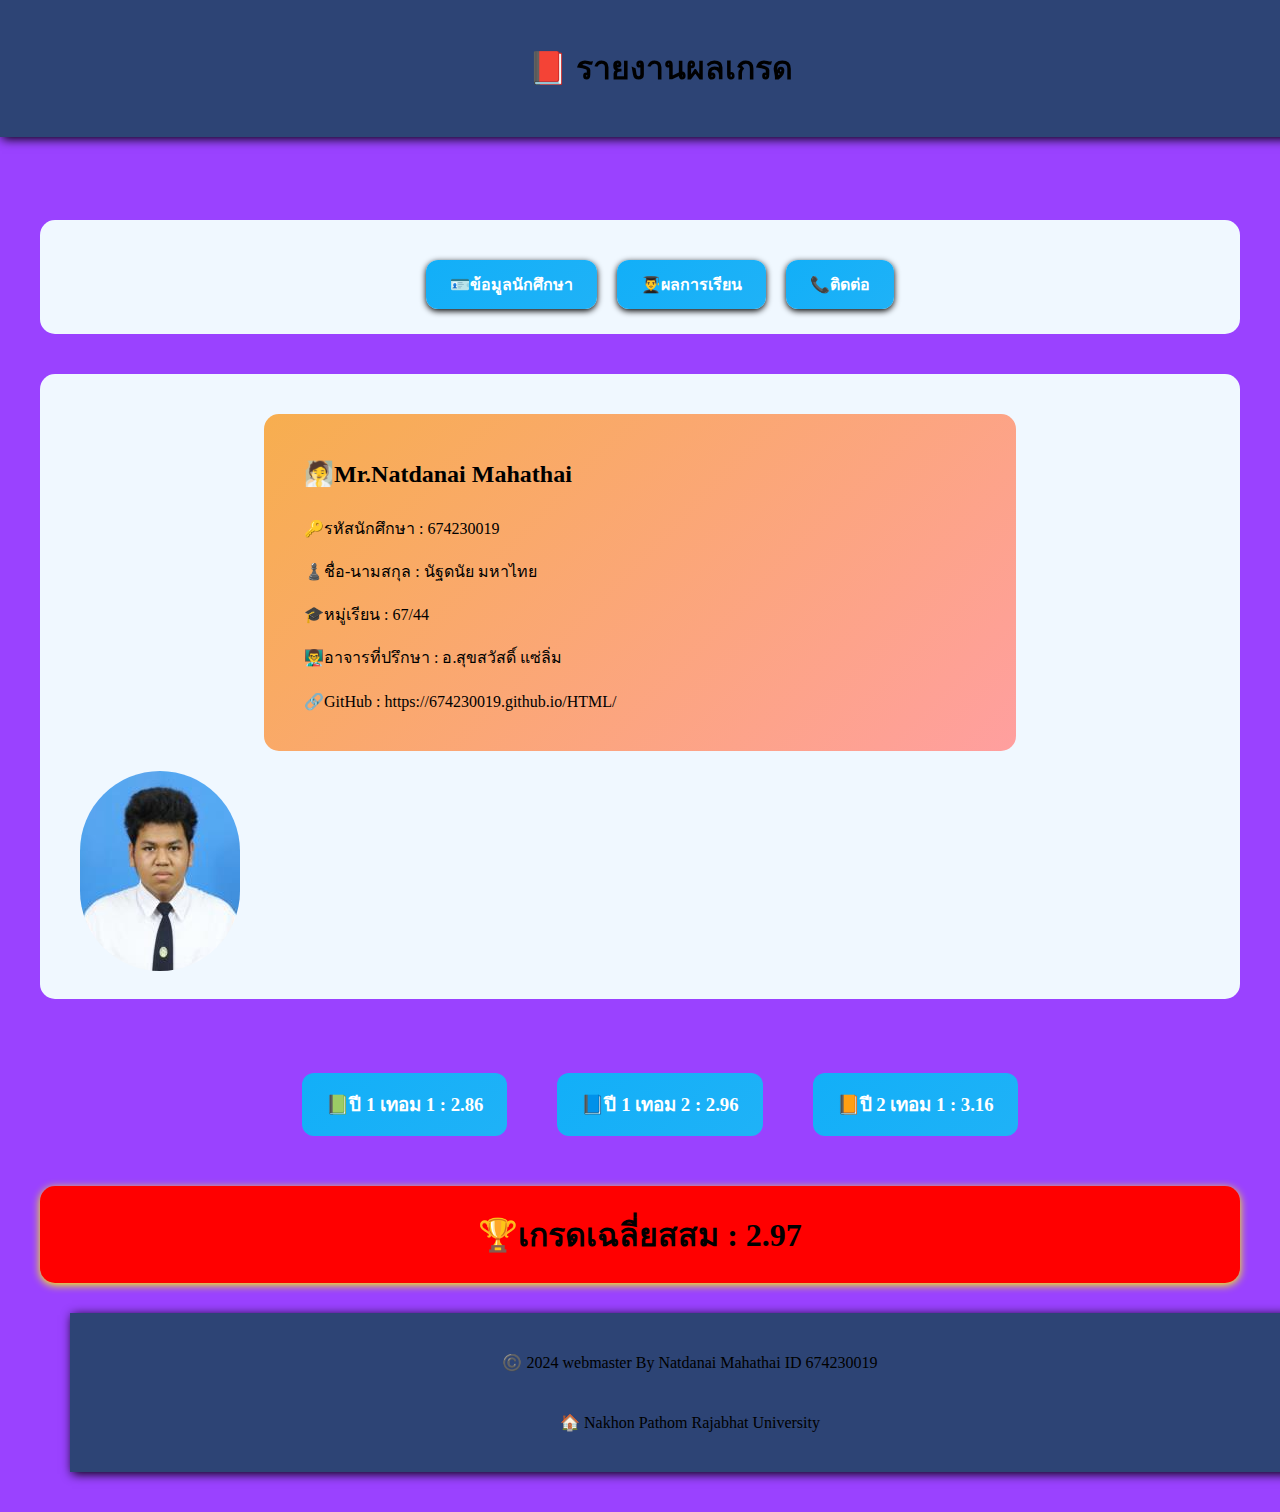
<file: test_01.html>
<!DOCTYPE html>
<html lang="en">
<head>
    <meta charset="UTF-8">
    <meta name="viewport" content="width=device-width, initial-scale=1.0">
    <title>test_01</title>
    <style>
        body {
                margin: 0px;
                padding: 0px;
                line-height: 1.7;
                background-color: rgb(154, 66, 255);
        }

        header {
        background-color: rgb(45, 68, 117);
        padding: 20px;
        box-shadow: 2px 2px 10px;
        display: flex;
        flex-direction: column;
        align-items: center;
        justify-content: center;
        position: fixed;
        top: 0;
        width: 100%;
}

        .container {
        max-width: 1200px;
        margin: 220px auto 40px;
}


        .card {
            background-color: aliceblue;
            padding: 20px 40px;
            border-radius: 15px;
            margin: 40px 0px;
        }

        .card2{
        display: flex;
        align-items: center;
        justify-content: center;
        list-style: none;
        display: flex;
        gap: 20px;

            /* background-color: rgb(0, 217, 255);
            padding: 20px;
        box-shadow: 2px 2px 10px;
        display: flex;
        flex-direction: column;
        align-items: center;
        justify-content: center;
        margin-top: 150; */
        /* position: fixed; */
        /* top: 0; */
        /* width: 100%; */
        }
        .card2 li {
        margin: 15px;
}

.card2 li:hover {
        /* transform: translateY(-6px); */
     border-radius: 12px;
        box-shadow: 0 2px 8px yellow;
        /* transition: transform 0.3s ease; */
}

.card2 h3 {
  text-decoration: none;
  color: #ffffff;
  font-weight: bold;
  background: linear-gradient(135deg, rgb(18, 175, 248), rgb(31, 178, 247));
  /* box-shadow: 0 2px 6px rgb(0, 0, 0); */
  padding: 16px 24px;
  border-radius: 12px;
}



.list-menu {
        display: flex;
        align-items: center;
        justify-content: center;
        list-style: none;
        display: flex;
        gap: 20px;
}
.list-menu li {
        margin-top: 15px;
}

.list-menu li:hover {
        transform: translateY(-6px);
        transition: transform 0.3s ease;
}
.list-menu a {
  text-decoration: none;
  color: #ffffff;
  font-weight: bold;
  background: linear-gradient(135deg, rgb(18, 175, 248), rgb(31, 178, 247));
  box-shadow: 0 2px 6px rgb(0, 0, 0);
  padding: 16px 24px;
  border-radius: 12px;
}


.list-menu a:hover {
  background: linear-gradient(135deg, rgb(247, 79, 79), rgb(255, 0, 0));
}



        .card3 {
            background-color: rgb(255, 145, 0);
            background: linear-gradient(135deg, rgb(247, 174, 79), rgb(255, 159, 159));
            padding: 20px 40px;
            border-radius: 15px;
            width: 60%;
            margin: 20px auto;
        }

        /* .card3 li {
  margin-top: 15px;
}

        .card3 li:hover {
  transform: translateY(-6px);
  transition: transform 0.3s ease;
}
.card3 a {
  text-decoration: none;
  color: #ffffff;
  font-weight: bold;
  background: linear-gradient(135deg, rgb(73, 0, 0), rgb(255, 159, 159));
  box-shadow: 0 2px 6px rgb(0, 0, 0);
  padding: 8px 16px;
  border-radius: 12px;
}
.card3 a:hover {
  background: linear-gradient(135deg, rgb(247, 79, 79), rgb(255, 0, 0));
} */

        .card4{
            background-color: red;
            box-shadow: yellow 0 2px 9px;
            display: flex;
            flex-direction: column;
            align-items: center;
            border-radius: 15px;
            
        }

        .back {
            background-color: aliceblue;
            padding: 20px 40px;
            border-radius: 15px;
            border:4px solid #000000;
        }
        img {
        max-width: 100%;
        height: auto;
        border-radius: 999px;
        margin: 0 auto;
        text-align: center;
}
    .card5{
background-color: rgb(45, 68, 117);
        margin: 30px;
        padding: 20px;
        box-shadow: 2px 2px 10px;
        display: flex;
        flex-direction: column;
        align-items: center;
        /* justify-content: center; */
        /* position: fixed; */
        top: 0;
        width: 100%;
}
        
    </style>
</head>
<body>
    <header>
        <h1>📕 รายงานผลเกรด</h1>
    </header>
    <div class="container">

        <div class="card">
                <ul class="list-menu">  
                
                <!-- <p>🪪ข้อมูลนักศึกษา</p> -->
                <li><a href="#c1">🪪ข้อมูลนักศึกษา</a></li>
                
                <!-- <p>👨‍🎓ผลการเรียน</p> -->
                <li><a href="#c2">👨‍🎓ผลการเรียน</a></li>
                
                
                <!-- <p>📞ติดต่อ</p> -->
                <li><a href="#c3">📞ติดต่อ</a></li>
                
                </ul>

            <!-- <div class="card2">
                <a href="">👨‍🎓ผลการเรียน</a>
            </div>

            <div class="card2">
                <a href="">📞ติดต่อ</a>
            </div> -->
        
    </div>
        <div class="card">
            
            <div class="card3" id="c1">
                <h2 id="ts"> 🧖Mr.Natdanai Mahathai </h2>
                <p>🔑รหัสนักศึกษา : 674230019</p>
                <p>♟️ชื่อ-นามสกุล : นัฐดนัย มหาไทย</p>
                <p>🎓หมู่เรียน : 67/44</p>
                <p>👨‍🏫อาจารที่ปรึกษา : อ.สุขสวัสดิ์ แซ่ลิ่ม</p>
                <p>🔗GitHub : https://674230019.github.io/HTML/</p>
                <p></p>
            </div>
            <img src="[data-uri]" alt="1">
        </div>
            <ul class="card2" id="c2">
                <li><h3>📗ปี 1 เทอม 1 : 2.86 </h3></li>
                <li><h3>📘ปี 1 เทอม 2 : 2.96 </h3></li>
                <li><h3>📙ปี 2 เทอม 1 : 3.16 </h3></li>
            </ul>
        <!-- <p>📗ปี 1 เทอม 1 : </p>
        <p>📘ปี 1 เทอม 2 : </p>
        <p>📙ปี 2 เทอม 1 : </p> -->
        <!-- <div class="card2">
        </div>

        <div class="card2">
        </div>

        <div class="card2">
        </div> -->


    <div class="card4"><h1>🏆เกรดเฉลี่ยสสม : 2.97</h1></div>
    <div class="card5" id="c3">
        <p>©️ 2024 webmaster By Natdanai Mahathai ID 674230019</p>
        <p>🏠 Nakhon Pathom Rajabhat University</p>
    </div>

    </div>
</body>
</html>
</file>
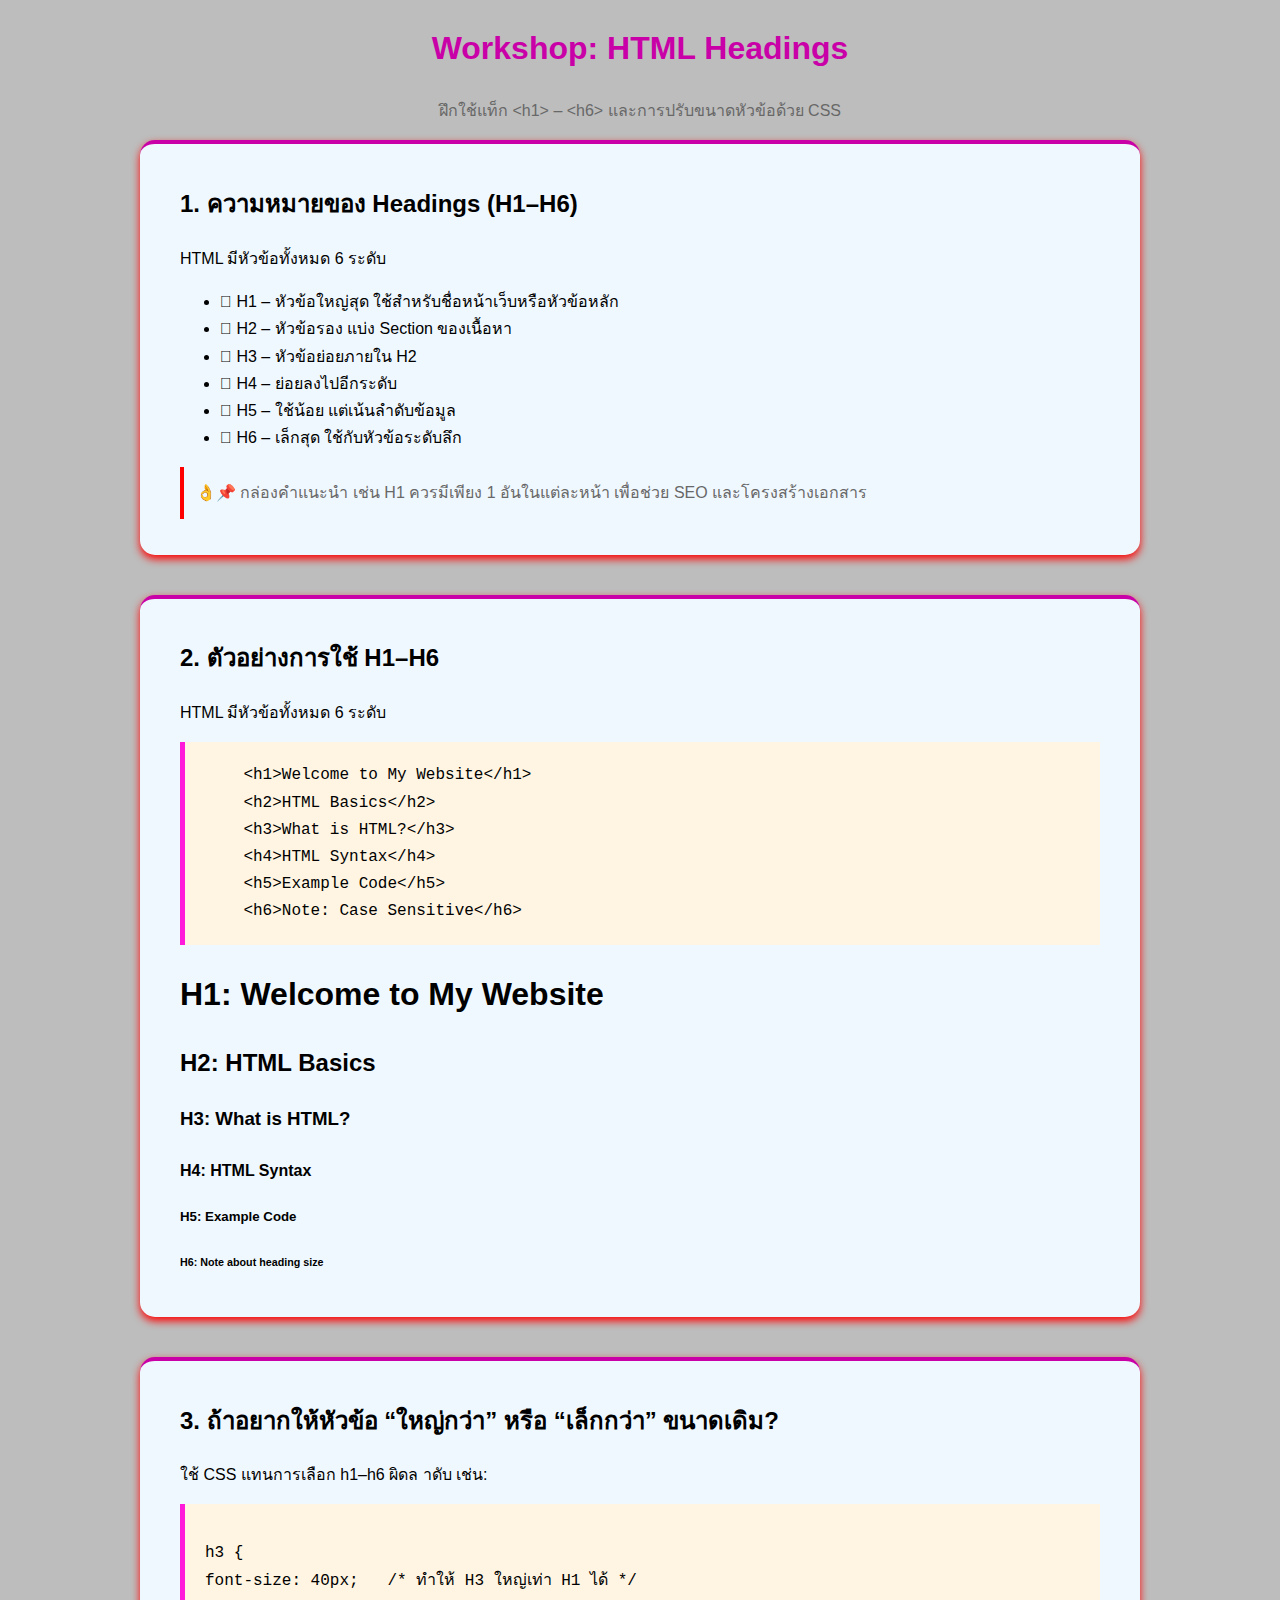
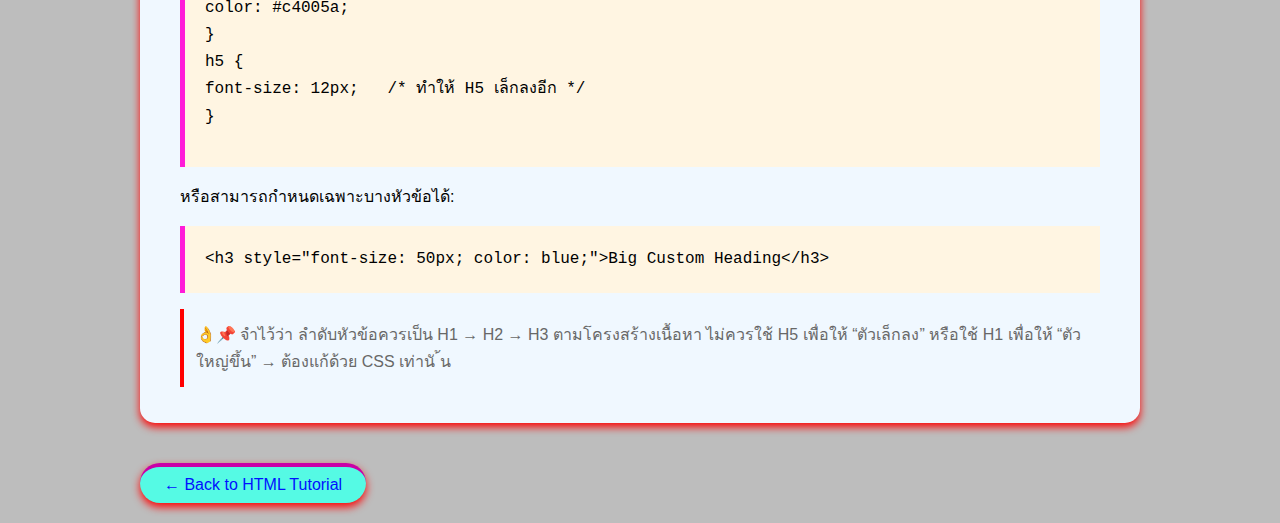
<file: W03_01_heading.html>
<!DOCTYPE html>
<html lang="en">
<head>
    <meta charset="UTF-8">
    <meta name="viewport" content="width=device-width, initial-scale=1.0">
    <title>Heading Workshop</title>
    <style>
        body {
                font-family: 'Segoe UI', Tahoma, Geneva, Verdana, sans-serif;
                margin: 0px;
                padding: 0px;
                line-height: 1.7;
                background-color: rgb(189, 189, 189);
                

        }
        .container{
            max-width: 1000px;
            margin: 20px auto;



        }

        h1.noteN{
            color: #c900a7;
            text-align: center;

        }
        .subtitle {
            color: #686868;
            text-align: center;

        }
        .card {
            background-color: aliceblue;
            padding: 20px 40px;
            border-radius: 15px;
            border-top:4px solid #c900a7;
            box-shadow: 0 4px 8px red;
            margin-bottom: 40px;

        }
        .note {
            border-left: 4px solid red;
            padding: 12px;
            color: #686868;
        }
        .note::before {
            content: "👌";
        }

        pre {
                background-color: rgb(255, 245, 226);
                padding: 20px;
                border-left: #ff1bd9 5px solid;
                font-size: 16px;
            }


            .back-link {
                color: rgb(0, 17, 255);
                text-decoration: none;
                background-color: #55fae4;
                display: inline-block;
                text-align: center;
                border-top:4px solid #c900a7;
            box-shadow: 0 4px 8px red;
            
            padding: 4px 24px ;
            border-radius: 100px;
            }
            .back-link:hover {
                color: red;
                text-decoration: underline;
                background-color: #70fa55;
                border-top:4px solid #1400c9;
            box-shadow: 0 4px 8px rgb(0, 174, 255);
            }


/* text-decoration:  underline; */

    </style>
</head>
<body>
<div class="container">
    <h1 class="noteN"> Workshop: HTML Headings</h1>
    <p class="subtitle">ฝึกใช้แท็ก &lt;h1&gt; – &lt;h6&gt; และการปรับขนาดหัวข้อด้วย CSS </p>
    
    <!-- Section 1 -->
    <section class="card">
        <h2>1. ความหมายของ Headings (H1–H6)  </h2>
    <p>HTML มีหัวข้อทั้งหมด 6 ระดับ </p>
<ul>
    <li> H1 – หัวข้อใหญ่สุด ใช้สำหรับชื่อหน้าเว็บหรือหัวข้อหลัก </li>
    <li> H2 – หัวข้อรอง แบ่ง Section ของเนื้อหา</li>
    <li> H3 – หัวข้อย่อยภายใน H2 </li>
    <li> H4 – ย่อยลงไปอีกระดับ </li>
    <li> H5 – ใช้น้อย แต่เน้นลำดับข้อมูล </li>
    <li> H6 – เล็กสุด ใช้กับหัวข้อระดับลึก </li>
</ul>

<p class="note">📌 กล่องคำแนะนำ เช่น H1 ควรมีเพียง 1 อันในแต่ละหน้า เพื่อช่วย SEO และโครงสร้างเอกสาร 
</p>
    </section>
    <!-- Section 2 -->
    <section class="card">
        <h2>2. ตัวอย่างการใช้ H1–H6 </h2>
    <p>HTML มีหัวข้อทั้งหมด 6 ระดับ </p>
<pre>
    &lt;h1&gt;Welcome to My Website&lt;/h1&gt; 
    &lt;h2&gt;HTML Basics&lt;/h2&gt;
    &lt;h3&gt;What is HTML?&lt;/h3&gt; 
    &lt;h4&gt;HTML Syntax&lt;/h4&gt;
    &lt;h5&gt;Example Code&lt;/h5&gt;
    &lt;h6&gt;Note: Case Sensitive&lt;/h6&gt; 
</pre>

    <p >
        <h1>H1: Welcome to My Website</h1>
        <h2>H2: HTML Basics</h2>
        <h3>H3: What is HTML?</h3>
        <h4>H4: HTML Syntax</h4>
        <h5>H5: Example Code</h5>
        <h6>H6: Note about heading size</h6>
    </p>


    </section>
    <!-- Section 3 -->
    <section class="card">
        <h2>3. ถ้าอยากให้หัวข้อ “ใหญ่กว่า” หรือ “เล็กกว่า” ขนาดเดิม?  </h2>
    <p>ใช้ CSS แทนการเลือก h1–h6 ผิดล าดับ เช่น:  </p>
<pre><xmp
    >h3 { 
font-size: 40px;   /* ทำให้ H3 ใหญ่เท่า H1 ได้ */ 
color: #c4005a; 
} 
h5 { 
font-size: 12px;   /* ทำให้ H5 เล็กลงอีก */ 
} 
</xmp></pre>

<p>หรือสามารถกำหนดเฉพาะบางหัวข้อได้: </p>

<pre>&lt;h3 style="font-size: 50px; color: blue;"&gt;Big Custom Heading&lt;/h3&gt;</pre> 





<p class="note">📌 จำไว้ว่า ลำดับหัวข้อควรเป็น H1 → H2 → H3 ตามโครงสร้างเนื้อหา  ไม่ควรใช้ H5 เพื่อให้ “ตัวเล็กลง” หรือใช้ H1 
เพื่อให้ “ตัวใหญ่ขึ้น”  → ต้องแก้ด้วย CSS เท่านั ้น 
</p>
    </section>

    <a href="index.html" class="back-link">&larr; Back to HTML Tutorial </a>
</div>   
    













</body>
</html>
</file>
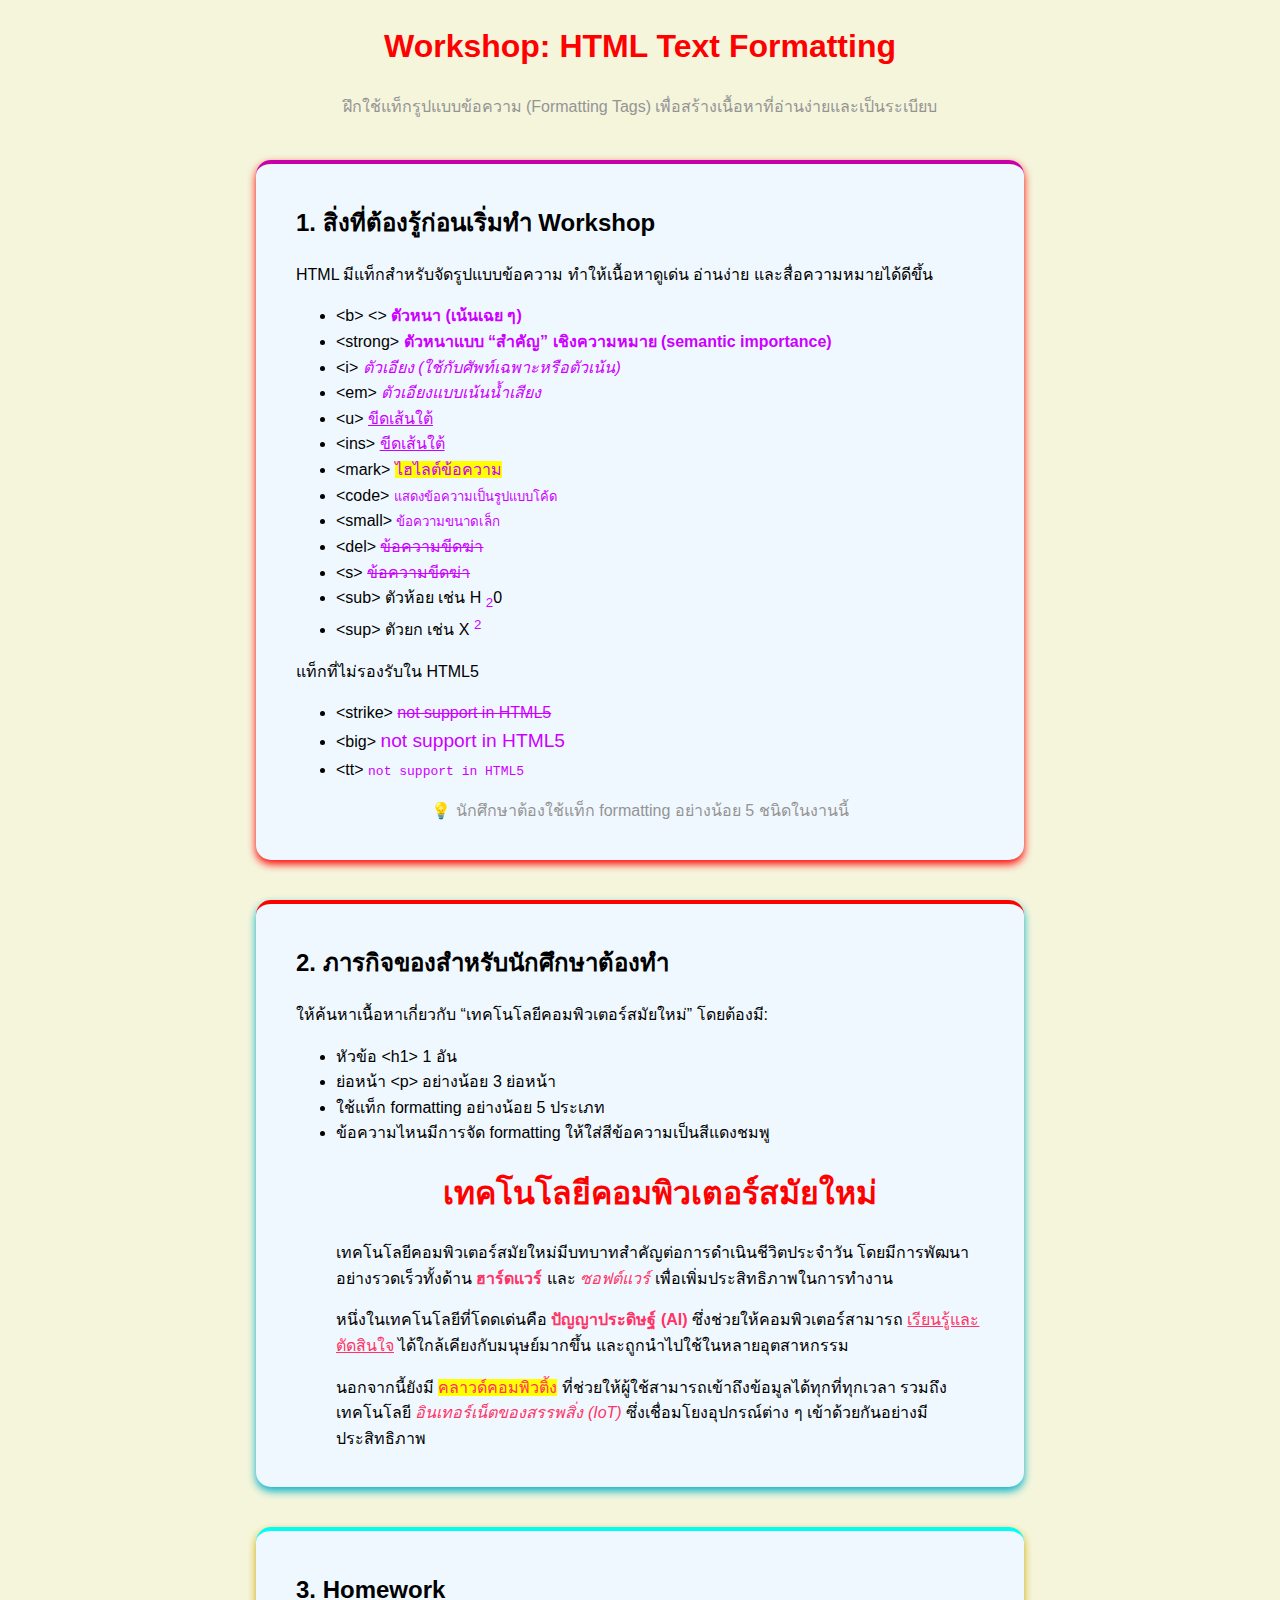
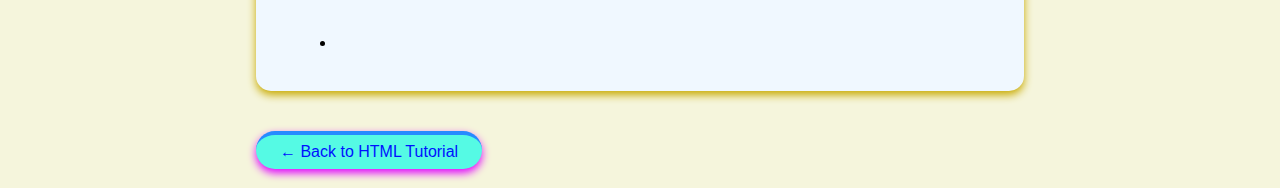
<file: W04_01_formatting.html>
<!DOCTYPE html>
<html lang="en">
<head>
    <meta charset="UTF-8">
    <meta name="viewport" content="width=device-width, initial-scale=1.0">
    <title>Formatting</title>
    <style>
        body {
            font-family: 'Segoe UI', Tahoma, Geneva, Verdana, sans-serif;
            margin: 0;
            padding: 0;
            line-height: 1.6;
            background-color: beige;
        }
        .container{
            width: 60%;
            margin: 20px auto;
        }

        .card {
            background-color: aliceblue;
            padding: 20px 40px;
            border-radius: 15px;
            border-top:4px solid #c900a7;
            box-shadow: 0 4px 8px red;
            margin: 40px 0px;
        }
        .card.module-1 {
            border-top:4px solid red;
            box-shadow: 0 4px 8px #00b1c9;
        }
        .card.module-2 {
            border-top:4px solid rgb(0, 255, 242);
            box-shadow: 0 4px 8px #c9ab00;
        }
        .back {
            background-color: aliceblue;
            padding: 20px 40px;
            border-radius: 15px;
            border:4px solid #000000;
        }

        header {}

        h1 {
            color: #ff0000;
            text-align: center;
        }

        .subtitle {
            text-align: center;
            color: #949494;
        }

        .text-color {
            color: #cc00ff;
        }

        main {}

        footer {}

                    .back-link {
                color: rgb(0, 17, 255);
                text-decoration: none;
                background-color: #55fae4;
                display: inline-block;
                text-align: center;
                border-top:4px solid #268bff;
            box-shadow: 0 4px 8px rgb(225, 0, 255);
            
            padding: 4px 24px ;
            border-radius: 100px;
            }

            .back-link:hover {
                color: red;
                text-decoration: underline;
                background-color: #70fa55;
                border-top:4px solid #1400c9;
            box-shadow: 0 4px 8px rgb(0, 174, 255);
            }

    </style>
</head>
<body>
    <div class="container">
        <header>
            <h1>Workshop: HTML Text Formatting </h1>
            <p class="subtitle">ฝึกใช้แท็กรูปแบบข้อความ (Formatting Tags) เพื่อสร้างเนื้อหาที่อ่านง่ายและเป็นระเบียบ </p>

        </header>

        <main>
            <!-- card 1 -->
            <div class="card">
                <h2>1. สิ่งที่ต้องรู้ก่อนเริ่มทำ Workshop </h2>
                <p>HTML มีแท็กสำหรับจัดรูปแบบข้อความ ทำให้เนื้อหาดูเด่น อ่านง่าย และสื่อความหมายได้ดีขึ้น </p>
                <ul>
                    <li>&lt;b&gt; <> <b class="text-color">ตัวหนา (เน้นเฉย ๆ) </b></li>
                    <li>&lt;strong&gt; <strong class="text-color"> ตัวหนาแบบ “สำคัญ” เชิงความหมาย (semantic importance) </strong></li>
                    <li>&lt;i&gt; <i class="text-color">ตัวเอียง (ใช้กับศัพท์เฉพาะหรือตัวเน้น)</i></li>
                    <li>&lt;em&gt; <em class="text-color">ตัวเอียงแบบเน้นน้ำเสียง</em></li>
                    <li>&lt;u&gt; <u class="text-color">ขีดเส้นใต้</u></li>
                    <li>&lt;ins&gt; <ins class="text-color">ขีดเส้นใต้</ins></li>
                    <li>&lt;mark&gt; <mark class="text-color">ไฮไลต์ข้อความ</mark></li>
                    <li>&lt;code&gt; <code class="text-color">แสดงข้อความเป็นรูปแบบโค้ด</code></li>
                    <li>&lt;small&gt; <small class="text-color">ข้อความขนาดเล็ก</small></li>
                    <li>&lt;del&gt; <del class="text-color">ข้อความขีดฆ่า</del></li>
                    <li>&lt;s&gt;  <s class="text-color">ข้อความขีดฆ่า</s></li> 
                    <li>&lt;sub&gt; ตัวห้อย เช่น H <Sub class="text-color">2</Sub>0 </li> 
                    <li>&lt;sup&gt; ตัวยก เช่น X <sup class="text-color">2</sup> </li>
                    
                </ul>
                
                <p>แท็กที่ไม่รองรับใน HTML5</p>
                <ul >
                    <li>&lt;strike&gt; <strike class="text-color">not support in HTML5</strike></li>
                    <li>&lt;big&gt; <big class="text-color">not support in HTML5</big></li>
                    <li>&lt;tt&gt; <tt class="text-color">not support in HTML5</tt></li>
                </ul>
                <p class="subtitle">💡 นักศึกษาต้องใช้แท็ก formatting อย่างน้อย 5 ชนิดในงานนี้</p>
                
            </div>
            <!-- card 2 -->
            <div class="card module-1">
                <h2>2. ภารกิจของสำหรับนักศึกษาต้องทำ </h2>
            <p>ให้ค้นหาเนื้อหาเกี่ยวกับ “เทคโนโลยีคอมพิวเตอร์สมัยใหม่” โดยต้องมี: </p>
            <ul>
                <li>หัวข้อ &lt;h1&gt; 1 อัน </li>
                <li>ย่อหน้า &lt;p&gt; อย่างน้อย 3 ย่อหน้า </li>
                <li>ใช้แท็ก formatting อย่างน้อย 5 ประเภท</li>
                <li>ข้อความไหนมีการจัด formatting ให้ใส่สีข้อความเป็นสีแดงชมพู </li>

                <h1>เทคโนโลยีคอมพิวเตอร์สมัยใหม่</h1>

    <p>
        เทคโนโลยีคอมพิวเตอร์สมัยใหม่มีบทบาทสำคัญต่อการดำเนินชีวิตประจำวัน 
        โดยมีการพัฒนาอย่างรวดเร็วทั้งด้าน 
        <b style="color:#ff3366;">ฮาร์ดแวร์</b> และ 
        <i style="color:#ff3366;">ซอฟต์แวร์</i> 
        เพื่อเพิ่มประสิทธิภาพในการทำงาน
    </p>

    <p>
        หนึ่งในเทคโนโลยีที่โดดเด่นคือ 
        <strong style="color:#ff3366;">ปัญญาประดิษฐ์ (AI)</strong> 
        ซึ่งช่วยให้คอมพิวเตอร์สามารถ 
        <u style="color:#ff3366;">เรียนรู้และตัดสินใจ</u> 
        ได้ใกล้เคียงกับมนุษย์มากขึ้น และถูกนำไปใช้ในหลายอุตสาหกรรม
    </p>

    <p>
        นอกจากนี้ยังมี 
        <mark style="color:#ff3366;">คลาวด์คอมพิวติ้ง</mark> 
        ที่ช่วยให้ผู้ใช้สามารถเข้าถึงข้อมูลได้ทุกที่ทุกเวลา 
        รวมถึงเทคโนโลยี 
        <em style="color:#ff3366;">อินเทอร์เน็ตของสรรพสิ่ง (IoT)</em> 
        ซึ่งเชื่อมโยงอุปกรณ์ต่าง ๆ เข้าด้วยกันอย่างมีประสิทธิภาพ
    </p>



            </ul>
            </div>
            
            <!-- card 3 -->
            <div class="card module-2">
                <h2>3. Homework</h2>
            <p></p>
            <ul>
                <li></li>
            </ul>
            </div>
            

        </main>

        <a href="index.html" class="back-link">&larr; Back to HTML Tutorial</a>
    </div> 
    <footer>

        </footer>






    </div>
    
</body>
</html>
</file>
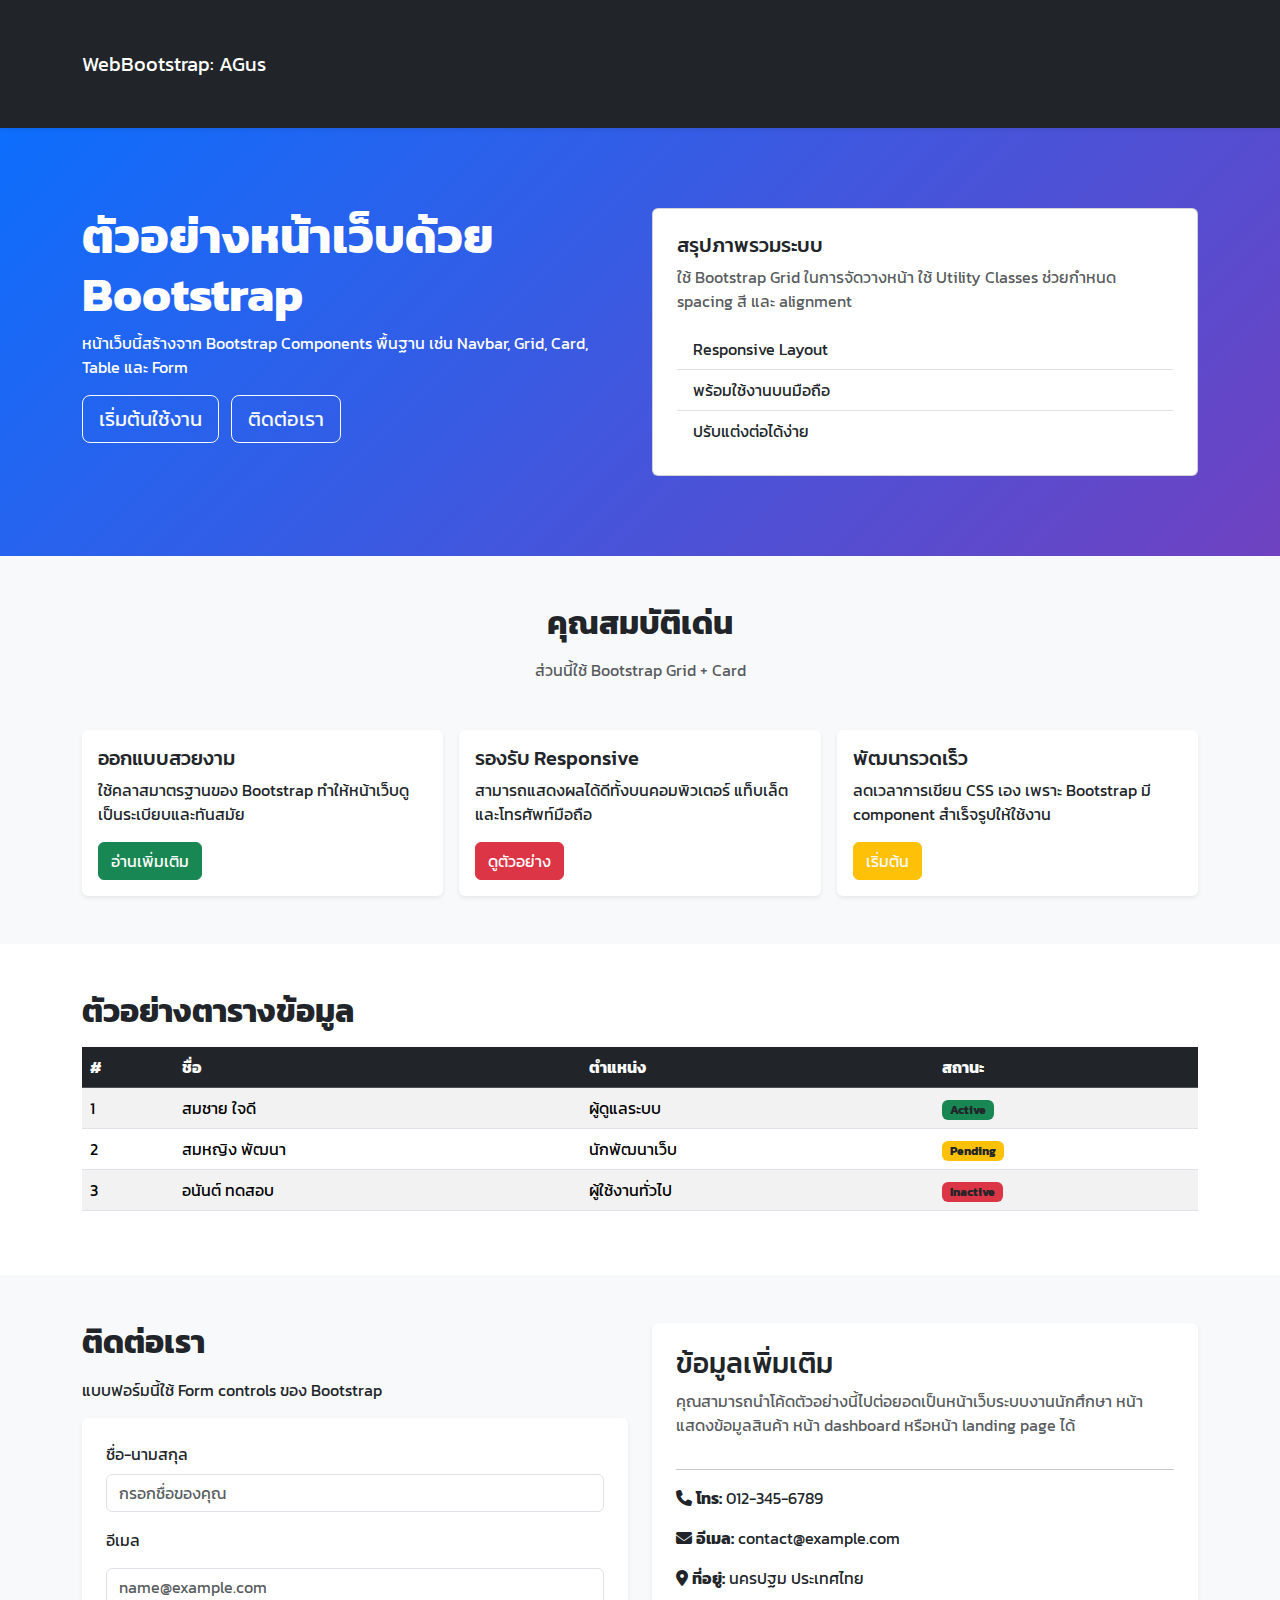
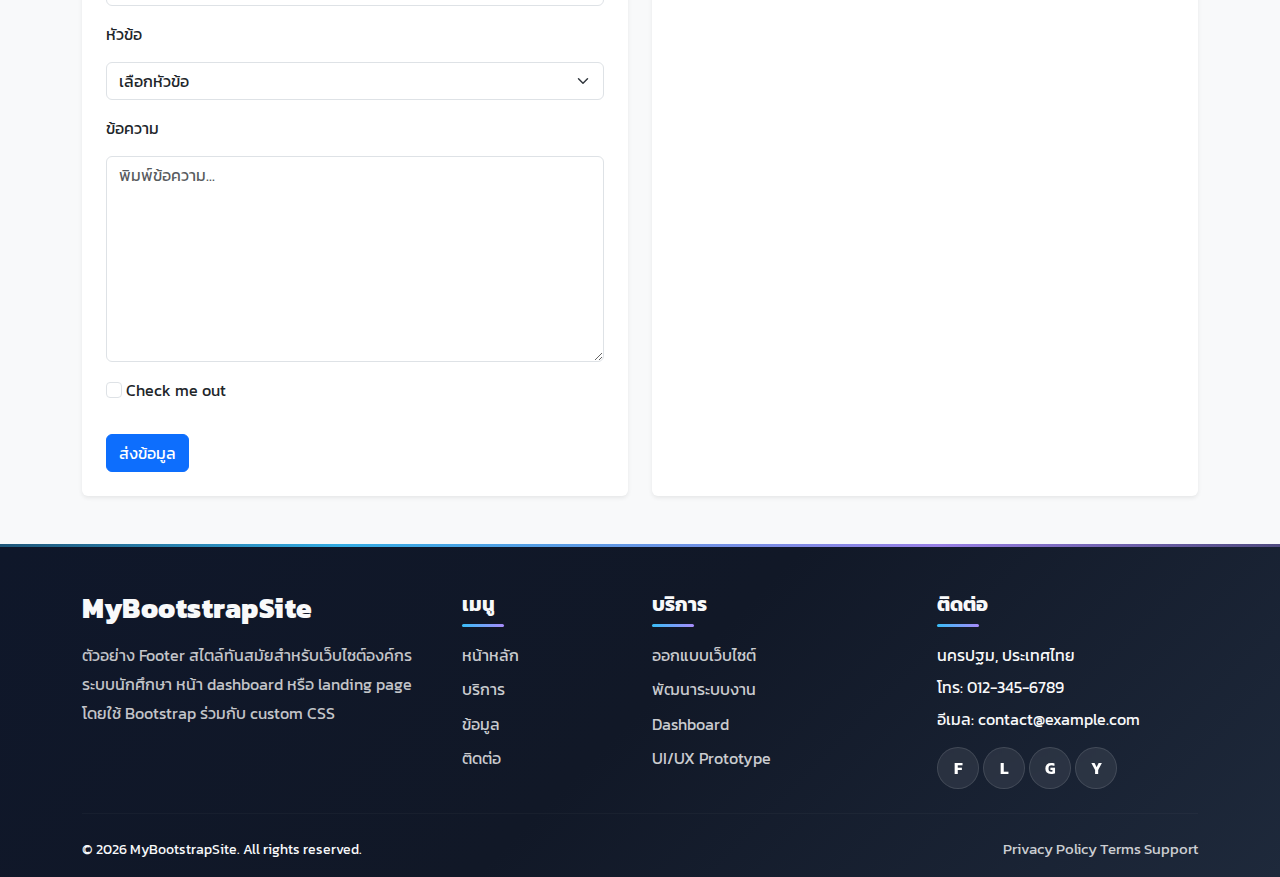
<file: W16_02-Bootstrap.html>
<!DOCTYPE html>
<html lang="en">
<head>
    <meta charset="UTF-8">
    <meta name="viewport" content="width=*, initial-scale=1.0">
    <title>Web Bootstrap: Natdanai</title>

<!-- bootstrap -->
<link rel="stylesheet" href="https://cdn.jsdelivr.net/npm/bootstrap@5.2.3/dist/css/bootstrap.min.css">

    <!-- Font Awesome Icons -->
    <link rel="stylesheet" href="https://cdnjs.cloudflare.com/ajax/libs/font-awesome/6.7.2/css/all.min.css">

    <!-- google font -->
    <link rel="preconnect" href="https://fonts.googleapis.com">
    <link rel="preconnect" href="https://fonts.gstatic.com" crossorigin>
    <link href="https://fonts.googleapis.com/css2?family=Kanit:wght@400;500;600;700&display=swap" rel="stylesheet">




 <!-- Custom CSS -->
    <style>
        body {
            background-color: #f8f9fa;

            font-family: "Kanit", "Segoe UI", system-ui, sans-serif;
        }

        /* Hero */
        .hero-section {
            background: linear-gradient(135deg, #0d6efd, #6f42c1);
            color: white;
            padding: 80px 0;
        }

        .hero-section h1 {
            font-weight: 700;
        }

        /* Features */
        .section-title {
            font-weight: 700;
            margin-bottom: 1rem;
        }

        .feature-card {
            transition: transform 0.2s ease, box-shadow 0.2s ease;
        }

        .feature-card:hover {
            transform: translateY(-5px);
            box-shadow: 0 0.5rem 1rem rgba(0, 0, 0, 0.15);
        }

        /* Footer */
        .custom-footer {
            background-color: #212529;
            color: white;
            padding: 20px 0;
            margin-top: 50px;
        }

        /* Modern Footer */
        .modern-footer {
            background: linear-gradient(135deg, #0f172a, #111827, #1e293b);
            position: relative;
            overflow: hidden;
        }

        .modern-footer::before {
            content: "";
            position: absolute;
            top: 0;
            left: -20%;
            width: 140%;
            height: 3px;
            background: linear-gradient(90deg, transparent, #38bdf8, #a78bfa, transparent);
            opacity: 0.9;
        }

        .footer-brand {
            font-weight: 800;
            letter-spacing: 0.5px;
            margin-bottom: 1rem;
        }

        .footer-title {
            font-weight: 700;
            margin-bottom: 1rem;
            position: relative;
        }

        .footer-title::after {
            content: "";
            display: block;
            width: 42px;
            height: 3px;
            background: linear-gradient(90deg, #38bdf8, #a78bfa);
            border-radius: 999px;
            margin-top: 8px;
        }

        .footer-text {
            color: rgba(255, 255, 255, 0.75);
            line-height: 1.8;
        }

        .footer-links li {
            margin-bottom: 0.65rem;
        }

        .footer-links a,
        .footer-bottom-links a {
            color: rgba(255, 255, 255, 0.78);
            text-decoration: none;
            transition: all 0.25s ease;
        }

        .footer-links a:hover,
        .footer-bottom-links a:hover {
            color: #ffffff;
            padding-left: 4px;
        }

        .social-circle {
            width: 42px;
            height: 42px;
            border-radius: 50%;
            display: inline-flex;
            align-items: center;
            justify-content: center;
            text-decoration: none;
            color: white;
            font-weight: 700;
            background: rgba(255, 255, 255, 0.08);
            border: 1px solid rgba(255, 255, 255, 0.12);
            transition: all 0.25s ease;
            backdrop-filter: blur(6px);
        }

        .social-circle:hover {
            transform: translateY(-3px);
            background: linear-gradient(135deg, #38bdf8, #8b5cf6);
            color: white;
        }

        .footer-line {
            border-color: rgba(255, 255, 255, 0.12);
        }

        .footer-bottom-links a {
            font-size: 0.95rem;
        }
    </style>





</head>
<body>
    
    <!-- herder -->
<nav class="navbar navbar-expand-lg bg-dark navbar-dark shadow-sm">
  <div class="container">
    <a class="navbar-brand" href="#">WebBootstrap: AGus</a>
    <button class="navbar-toggler" type="button" data-bs-toggle="collapse" data-bs-target="#navbarNav" aria-controls="navbarNav" aria-expanded="false" aria-label="Toggle navigation">
      <span class="navbar-toggler-icon"></span>
    </button>
    <div class="collapse navbar-collapse" id="navbarNav">
      <ul class="navbar-navn ms-auto">
        <li class="nav-item">
          <a class="nav-link active" aria-current="page" href="#">หน้าหลัก</a>
        </li>
        <li class="nav-item">
          <a class="nav-link" href="#Features">บริการ</a>
        </li>
        <li class="nav-item">
          <a class="nav-link" href="#Pricing">ข้อมูล</a>
        </li>
          <li class="nav-item">
          <a class="nav-link" href="#Contact">ติดต่อ</a>
        </li>
      </ul>
    </div>
  </div>
</nav>

<!-- hero section -->
<section class="hero-section">
    <div class="container">
        <div class="">
            <div class="row">
                <div class="col-lg-6">
                    <h1 class="display-5">ตัวอย่างหน้าเว็บด้วย Bootstrap</h1>
                    <p>หน้าเว็บนี้สร้างจาก Bootstrap Components พื้นฐาน เช่น Navbar, Grid, Card, Table และ Form</p>
                    <a href="" class="btn btn-outline-light btn-lg me-2">เริ่มต้นใช้งาน</a>
                    <a href="" class="btn btn-outline-light btn-lg ">ติดต่อเรา</a>
                </div>

        <div class="col-lg-6">
        <div class="card">
            <div class="card-body p-4">
                <h5 class="card-title text-dark">สรุปภาพรวมระบบ</h5>
                  <p class="card-text text-muted">ใช้ Bootstrap Grid ในการจัดวางหน้า ใช้ Utility Classes ช่วยกำหนด spacing สี และ alignment</p>
                     
                    <div>
                         <ul class="list-group list-group-flush">
                             <li class="list-group-item">Responsive Layout</li>
                             <li class="list-group-item">พร้อมใช้งานบนมือถือ</li>
                             <li class="list-group-item">ปรับแต่งต่อได้ง่าย</li>
                        </ul>
                            </div>
                        </div>
                    </div>
                </div>
            </div>
        </div>

    </div>




</section>

<!-- Features -->
    <section id="features" class="py-5">
        <div class="container">

            <h2 class="section-title text-center">คุณสมบัติเด่น</h2>
            <p class="text-center text-muted mb-5">
                ส่วนนี้ใช้ Bootstrap Grid + Card
            </p>

            <!-- <div class="row"> -->
            <div class="row g-3">
                <div class="col-md-4">

                    <!-- <div class="card"> -->
                    <div class="card feature-card h-100 shadow-sm border-0">
                        <div class="card-body">
                            <h5 class="card-title">ออกแบบสวยงาม</h5>
                            <p class="card-text">
                                ใช้คลาสมาตรฐานของ Bootstrap ทำให้หน้าเว็บดูเป็นระเบียบและทันสมัย
                                </p>
                            <a href="#" class="btn btn-success ">อ่านเพิ่มเติม</a>
                        </div>
                    </div>
                </div>
                <div class="col-md-4 ">
                    <div class="card  feature-card h-100 shadow-sm border-0">
                        <div class="card-body">
                            <h5 class="card-title">รองรับ Responsive</h5>
                            <p class="card-text">
                                สามารถแสดงผลได้ดีทั้งบนคอมพิวเตอร์ แท็บเล็ต และโทรศัพท์มือถือ
                            </p>
                            <a href="#" class="btn btn-danger">ดูตัวอย่าง</a>
                        </div>
                    </div>
                </div>
                <div class="col-md-4">
                    <div class="card  feature-card h-100 shadow-sm border-0">
                        <div class="card-body">
                            <h5 class="card-title">พัฒนารวดเร็ว</h5>
                            <p class="card-text">
                                ลดเวลาการเขียน CSS เอง เพราะ Bootstrap มี component สำเร็จรูปให้ใช้งาน
                            </p>
                            <a href="#" class="btn btn-warning text-light">เริ่มต้น</a>
                        </div>
                    </div>
                </div>
            </div>
        </div>
    </section>

<!-- Table Section -->
    <section id="table-section" class="bg-white py-5">
        <div class="container">
            <h2 class="section-title">ตัวอย่างตารางข้อมูล</h2>

            <div class="table-responsive">
                <table class="table table-striped table-hover">
                    <thead class="table-dark">
                        <tr>
                            <th>#</th>
                            <th>ชื่อ</th>
                            <th>ตำแหน่ง</th>
                            <th>สถานะ</th>
                        </tr>
                    </thead>
                    <tbody>
                        <tr>
                            <td>1</td>
                            <td>สมชาย ใจดี</td>
                            <td>ผู้ดูแลระบบ</td>
                            <td><span class="badge bg-success text-dark">Active</span></td>
                        </tr>
                        <tr>
                            <td>2</td>
                            <td>สมหญิง พัฒนา</td>
                            <td>นักพัฒนาเว็บ</td>
                            <td><span class="badge bg-warning text-dark">Pending</span></td>
                        </tr>
                        <tr>
                            <td>3</td>
                            <td>อนันต์ ทดสอบ</td>
                            <td>ผู้ใช้งานทั่วไป</td>
                            <td><span class="badge bg-danger text-dark">Inactive</span></td>
                        </tr>
                    </tbody>
                </table>
            </div>
        </div>
    </section>

<!-- Contact Form -->

    <section id="contact" class="py-5">
        <div class="container">
            <div class="row">
                <div class="col-md-6">

                    <h2 class="section-title">ติดต่อเรา</h2>
                    <p class="">
                        แบบฟอร์มนี้ใช้ Form controls ของ Bootstrap
                    </p>

                    <form class="bg-white p-4 shadow-sm rounded">
                        <div class="mb-3">
                            <label for="fullname" class="form-label">ชื่อ-นามสกุล</label>
                            <input type="text" class="form-control" id="fullname" placeholder="กรอกชื่อของคุณ">
                        </div>

                        <div class="mb-3">
                            <label for="email" class="form-label mb-3">อีเมล</label>
                            <input type="email" class="form-control mb-3" id="email" aria-describedby="emailHelp"
                                placeholder="name@example.com">
                        </div>

                        <div class="mb-3">
                            <label for="subject" class="form-label mb-3">หัวข้อ</label>
                            <select class="form-select mb-3" aria-label="Default select example" id="subject">
                                <option selected>เลือกหัวข้อ</option>
                                <option value="1">สอบถามข้อมูล</option>
                                <option value="2">ขอใบเสนอราคา</option>
                                <option value="3">ติดต่อทีมงาน</option>
                            </select>
                        </div>

                        <div class="mb-3">
                            <label for="message" class="form-label mb-3">ข้อความ</label>
                            
                                <textarea class="form-control mb-3" id="message" rows="8"
                                    placeholder="พิมพ์ข้อความ..."></textarea>
                            
                        </div>

                        <div class="mb-3">
                            <input type="checkbox" class="form-check-input mb-3" id="exampleCheck1">
                            <label class="form-check-label mb-3" for="exampleCheck1">Check me out</label>
                        </div>
                        <button type="submit" class="btn btn-primary">ส่งข้อมูล</button>
                    </form>
                </div>


                <div class="col-md-6">
                    <div class="card p-4 shadow-sm border-0 h-100">
                        <h3>ข้อมูลเพิ่มเติม</h3>
                        <p class="text-muted">
                            คุณสามารถนำโค้ดตัวอย่างนี้ไปต่อยอดเป็นหน้าเว็บระบบงานนักศึกษา
                            หน้าแสดงข้อมูลสินค้า หน้า dashboard หรือหน้า landing page ได้
                        </p>
                        <hr>
                        <p><i class="fa-solid fa-phone"></i> <strong>โทร:</strong> 012-345-6789</p>
                        <p><i class="fa-solid fa-envelope"></i> <strong>อีเมล:</strong> contact@example.com</p>
                        <p><i class="fa-solid fa-location-dot"></i> <strong>ที่อยู่:</strong> นครปฐม ประเทศไทย</p>
                    </div>
                </div>
            </div>
        </div>
    </section>

 <!-- Modern Footer -->
    <footer class="modern-footer text-light pt-5 pb-3">
        <div class="container">
            <div class="row">

                <!-- Brand -->
                <div class="col-lg-4 col-md-6 ">
                    <h3 class="footer-brand">MyBootstrapSite</h3>
                    <p class="footer-text">
                        ตัวอย่าง Footer สไตล์ทันสมัยสำหรับเว็บไซต์องค์กร ระบบนักศึกษา
                        หน้า dashboard หรือ landing page โดยใช้ Bootstrap ร่วมกับ custom CSS
                    </p>
                </div>
            
                <!-- Quick Links -->
                <div class="col-lg-2 col-md-6 ">
                    <h5 class="footer-title">เมนู</h5>
                    <ul class="list-unstyled footer-links">
                        <li><a href="#">หน้าหลัก</a></li>
                        <li><a href="#features">บริการ</a></li>
                        <li><a href="#table-section">ข้อมูล</a></li>
                        <li><a href="#contact">ติดต่อ</a></li>
                    </ul>
                </div>

                <!-- Services -->
                <div class="col-lg-3 col-md-6 ">
                    <h5 class="footer-title">บริการ</h5>
                    <ul class="list-unstyled footer-links">
                        <li><a href="#">ออกแบบเว็บไซต์</a></li>
                        <li><a href="#">พัฒนาระบบงาน</a></li>
                        <li><a href="#">Dashboard</a></li>
                        <li><a href="#">UI/UX Prototype</a></li>
                    </ul>
                </div>

                <!-- Contact -->
                <div class="col-lg-3 col-md-6">
                    <h5 class="footer-title">ติดต่อ</h5>
                    <p class="mb-2">นครปฐม, ประเทศไทย</p>
                    <p class="mb-2">โทร: 012-345-6789</p>
                    <p class="mb-3">อีเมล: contact@example.com</p>

                    <div class="social-icons ">
                        <a href="#" class="social-circle">F</a>
                        <a href="#" class="social-circle">L</a>
                        <a href="#" class="social-circle">G</a>
                        <a href="#" class="social-circle">Y</a>
                    </div>
                </div>
             
            </div>

            <hr class="footer-line my-4">

            <div class="d-flex justify-content-between align-items-center flex-column flex-md-row small">
                <p class="mb-2 mb-md-0">© 2026 MyBootstrapSite. All rights reserved.</p>
                <div class="footer-bottom-links">
                    <a href="#" class="">Privacy Policy</a>
                    <a href="#" class="">Terms</a>
                    <a href="#">Support</a>
                </div>
            </div>
        </div>
    </footer>


    <script src="https://cdn.jsdelivr.net/npm/bootstrap@5.2.3/dist/js/bootstrap.bundle.min.js
"></script>
</body>
</html>
</file>
